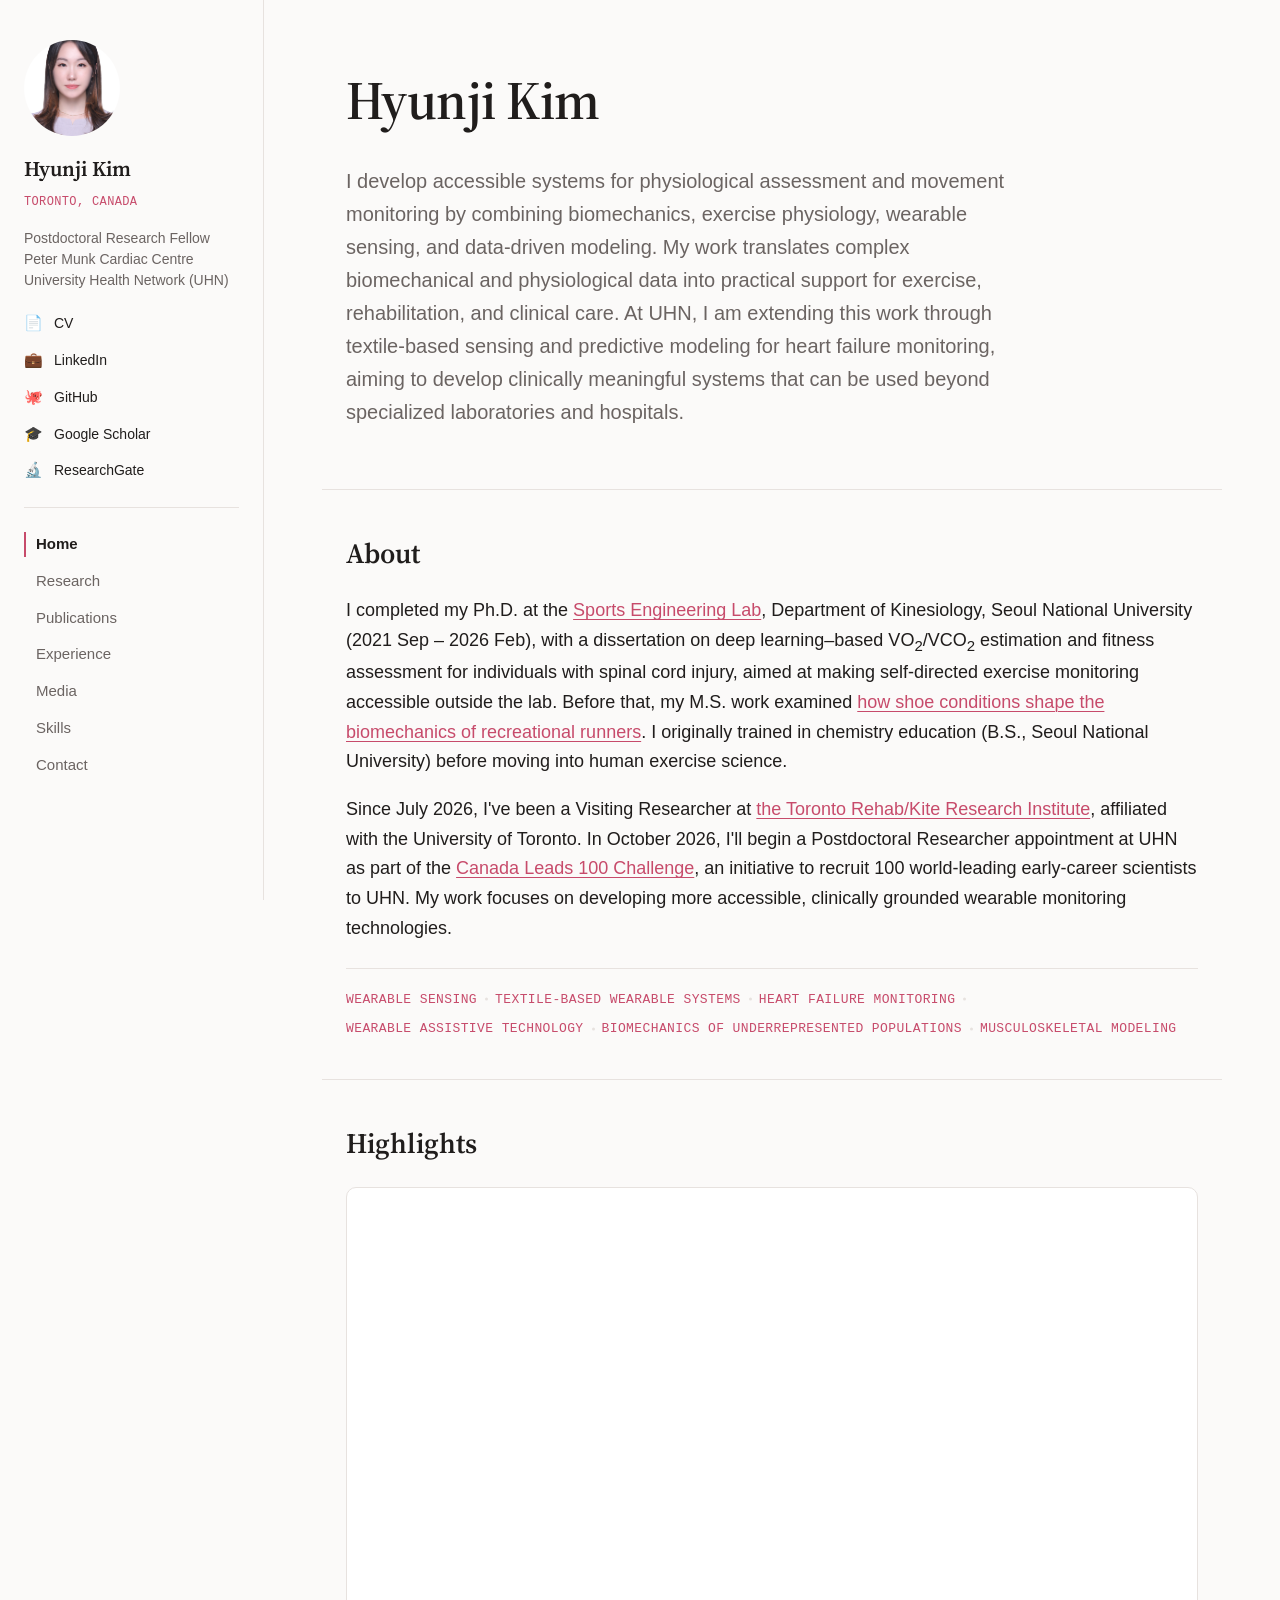
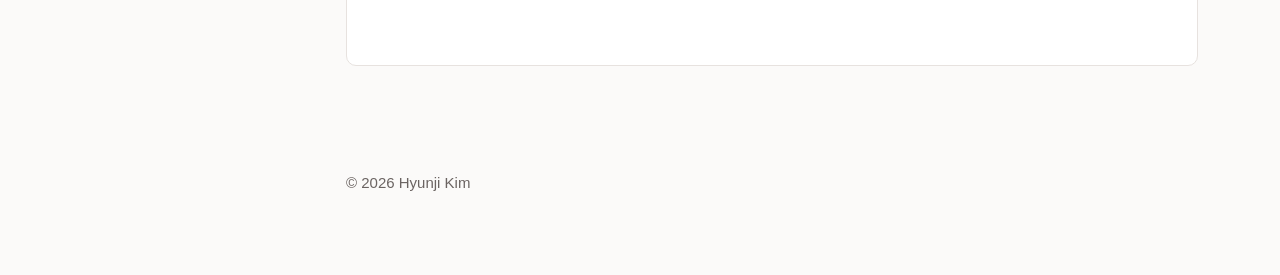
<file: index.html>
<!doctype html>
<html lang="en">
<head>
<meta charset="UTF-8">
<meta name="viewport" content="width=device-width, initial-scale=1">
<title>Hyunji Kim</title>
<meta name="description" content="Hyunji Kim — Postdoctoral Research Fellow, University Health Network (UHN). Wearable sensing, textile-based wearable systems, biomechanics.">
<link rel="stylesheet" href="style.css?v=10">
</head>
<body>

<div class="app-shell">
  <aside class="sidebar">
    <div class="sidebar-top">
      <div class="sidebar-photo">
        <img src="photo.jpg" alt="Hyunji Kim" onerror="this.style.display='none'; this.nextElementSibling.style.display='flex';">
        <div class="sidebar-photo-fallback">HK</div>
      </div>
      <div class="sidebar-id">
        <a class="sidebar-name" href="index.html">Hyunji Kim</a>
        <p class="sidebar-location">Toronto, Canada</p>
      </div>
    </div>
    <p class="sidebar-role">Postdoctoral Research Fellow<br>Peter Munk Cardiac Centre<br>University Health Network (UHN)</p>
    <div class="sidebar-links">
      <a href="https://drive.google.com/file/d/1wwev5_-OX1BcI0KfvLyifdSJuhHzYDey/view?usp=sharing" target="_blank" rel="noopener" aria-label="CV"><span class="link-icon">📄</span><span class="link-label">CV</span></a>
      <a href="https://www.linkedin.com/in/hyunjikim1/" target="_blank" rel="noopener" aria-label="LinkedIn"><span class="link-icon">💼</span><span class="link-label">LinkedIn</span></a>
      <a href="https://github.com/HyunjiKimv" target="_blank" rel="noopener" aria-label="GitHub"><span class="link-icon">🐙</span><span class="link-label">GitHub</span></a>
      <a href="https://scholar.google.co.kr/citations?hl=ko&user=TRpmw5oAAAAJ" target="_blank" rel="noopener" aria-label="Google Scholar"><span class="link-icon">🎓</span><span class="link-label">Google Scholar</span></a>
      <a href="https://www.researchgate.net/profile/Hyunji-Kim-32" target="_blank" rel="noopener" aria-label="ResearchGate"><span class="link-icon">🔬</span><span class="link-label">ResearchGate</span></a>
    </div>
    <nav class="sidebar-nav">
      <a href="index.html" class="active">Home</a>
      <a href="research.html">Research</a>
      <a href="publications.html">Publications</a>
      <a href="experience.html">Experience</a>
      <a href="media.html">Media</a>
      <a href="skills.html">Skills</a>
      <a href="contact.html">Contact</a>
    </nav>
  </aside>

  <div class="main-col">
    <main>

      <section class="hero wrap">
        <h1>Hyunji Kim</h1>
        <p class="hero-lead">
          I develop accessible systems for physiological assessment and movement monitoring by combining biomechanics,
          exercise physiology, wearable sensing, and data-driven modeling. My work translates complex biomechanical and
          physiological data into practical support for exercise, rehabilitation, and clinical care. At UHN, I am extending
          this work through textile-based sensing and predictive modeling for heart failure monitoring, aiming to develop
          clinically meaningful systems that can be used beyond specialized laboratories and hospitals.
        </p>
      </section>

      <section id="about" class="section wrap">
        <h2>About</h2>
        <p>
          I completed my Ph.D. at the <a href="https://sports-engineering-lab.snu.ac.kr/" target="_blank" rel="noopener noreferrer">Sports Engineering Lab</a>, Department of Kinesiology, Seoul National
          University (2021 Sep – 2026 Feb), with a dissertation on deep learning–based VO<sub>2</sub>/VCO<sub>2</sub>
          estimation and fitness assessment for individuals with spinal cord injury, aimed at making
          self-directed exercise monitoring accessible outside the lab. Before that, my M.S. work examined
          <a href="https://s-space.snu.ac.kr/handle/10371/178628" target="_blank" rel="noopener noreferrer">how shoe conditions shape the biomechanics of recreational runners</a>. I originally trained in
          chemistry education (B.S., Seoul National University) before moving into human exercise science.
        </p>
        <p>
          Since July 2026, I've been a Visiting Researcher at <a href="https://kite-uhn.com/labs" target="_blank" rel="noopener noreferrer">the Toronto Rehab/Kite Research Institute</a>, affiliated
          with the University of Toronto. In October 2026, I'll begin a Postdoctoral Researcher appointment at UHN
          as part of the <a href="https://www.uhn.ca/corporate/News/Pages/canada-leads-uhn-launches-strategy-to-attract-world-leading-early-career-scientists.aspx"
         target="_blank" rel="noopener noreferrer">Canada Leads 100 Challenge</a>, an initiative to recruit 100 world-leading early-career scientists
          to UHN. My work focuses on developing more accessible, clinically grounded wearable monitoring technologies.
        </p>
        <div class="pillbox">
          <span class="pill">Wearable sensing</span>
          <span class="pill">Textile-based wearable systems</span>
          <span class="pill">Heart failure monitoring</span>
          <span class="pill">Wearable assistive technology</span>
          <span class="pill">Biomechanics of underrepresented populations</span>
          <span class="pill">Musculoskeletal modeling</span>
        </div>
      </section>

      <section id="highlights" class="section wrap">
        <h2>Highlights</h2>
        <div class="highlight-slideshow">
          <img class="highlight-slide" style="animation-delay:0s" src="images/highlights/main1.jpg" alt="Research highlight 1" loading="lazy" onerror="this.style.display='none';">
          <img class="highlight-slide" style="animation-delay:5s" src="images/highlights/main2.png" alt="Research highlight 2" loading="lazy" onerror="this.style.display='none';">
          <img class="highlight-slide" style="animation-delay:10s" src="images/highlights/main3.png" alt="Research highlight 3" loading="lazy" onerror="this.style.display='none';">
          <img class="highlight-slide" style="animation-delay:15s" src="images/highlights/main4.png" alt="Research highlight 4" loading="lazy" onerror="this.style.display='none';">
        </div>
        <p class=""</p>
      </section>

    </main>

    <footer class="site-footer wrap">
      <p>&copy; 2026 Hyunji Kim</p>
    </footer>
  </div>
</div>

</body>
</html>
</file>
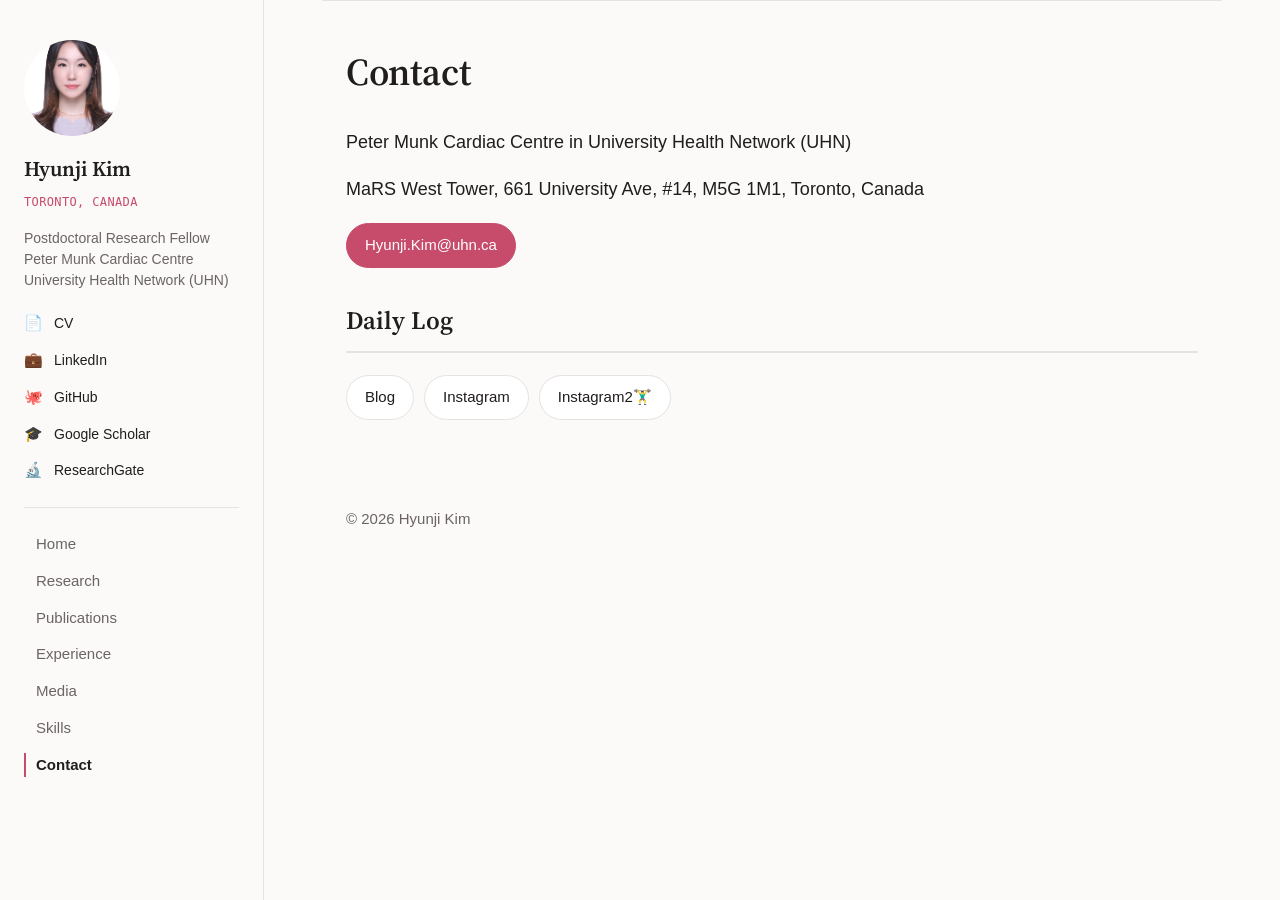
<file: contact.html>
<!doctype html>
<html lang="en">
<head>
<meta charset="UTF-8">
<meta name="viewport" content="width=device-width, initial-scale=1">
<title>Contact — Hyunji Kim</title>
<meta name="description" content="Contact Hyunji Kim — email, lab addresses at Seoul National University and University Health Network / University of Toronto.">
<link rel="stylesheet" href="style.css?v=8">
</head>
<body>

<div class="app-shell">
  <aside class="sidebar">
    <div class="sidebar-top">
      <div class="sidebar-photo">
        <img src="photo.jpg" alt="Hyunji Kim" onerror="this.style.display='none'; this.nextElementSibling.style.display='flex';">
        <div class="sidebar-photo-fallback">HK</div>
      </div>
      <div class="sidebar-id">
        <a class="sidebar-name" href="index.html">Hyunji Kim</a>
        <p class="sidebar-location">Toronto, Canada</p>
      </div>
    </div>
    <p class="sidebar-role">Postdoctoral Research Fellow<br>Peter Munk Cardiac Centre<br>University Health Network (UHN)</p>
    <div class="sidebar-links">
      <a href="https://drive.google.com/file/d/1wwev5_-OX1BcI0KfvLyifdSJuhHzYDey/view?usp=sharing" target="_blank" rel="noopener" aria-label="CV"><span class="link-icon">📄</span><span class="link-label">CV</span></a>
      <a href="https://www.linkedin.com/in/hyunjikim1/" target="_blank" rel="noopener" aria-label="LinkedIn"><span class="link-icon">💼</span><span class="link-label">LinkedIn</span></a>
      <a href="https://github.com/HyunjiKimv" target="_blank" rel="noopener" aria-label="GitHub"><span class="link-icon">🐙</span><span class="link-label">GitHub</span></a>
      <a href="https://scholar.google.co.kr/citations?hl=ko&user=TRpmw5oAAAAJ" target="_blank" rel="noopener" aria-label="Google Scholar"><span class="link-icon">🎓</span><span class="link-label">Google Scholar</span></a>
      <a href="https://www.researchgate.net/profile/Hyunji-Kim-32" target="_blank" rel="noopener" aria-label="ResearchGate"><span class="link-icon">🔬</span><span class="link-label">ResearchGate</span></a>
    </div>
    <nav class="sidebar-nav">
      <a href="index.html">Home</a>
      <a href="research.html">Research</a>
      <a href="publications.html">Publications</a>
      <a href="experience.html">Experience</a>
      <a href="media.html">Media</a>
      <a href="skills.html">Skills</a>
      <a href="contact.html" class="active">Contact</a>
    </nav>
  </aside>

  <div class="main-col">
    <main>
  <section class="section wrap">
    <h1 class="page-title">Contact</h1>
    <p>Peter Munk Cardiac Centre in University Health Network (UHN)</p>
    <p>MaRS West Tower, 661 University Ave, #14, M5G 1M1, Toronto, Canada</p>
    <p><a class="btn btn-primary" href="mailto:Hyunji.Kim@uhn.ca">Hyunji.Kim@uhn.ca</a></p>

    <h3 class="sub">Daily Log</h3>
    <div class="hero-links">
      <a class="btn" href="https://blog.naver.com/kimhyunji520" target="_blank" rel="noopener">Blog</a>
      <a class="btn" href="https://instagram.com/hhhyund" target="_blank" rel="noopener">Instagram</a>
      <a class="btn" href="https://instagram.com/hhhyund2" target="_blank" rel="noopener">Instagram2🏋️‍♂️</a>
    </div>
  </section>
    </main>

    <footer class="site-footer wrap">
      <p>&copy; 2026 Hyunji Kim</p>
    </footer>
  </div>
</div>

</body>
</html>
</file>
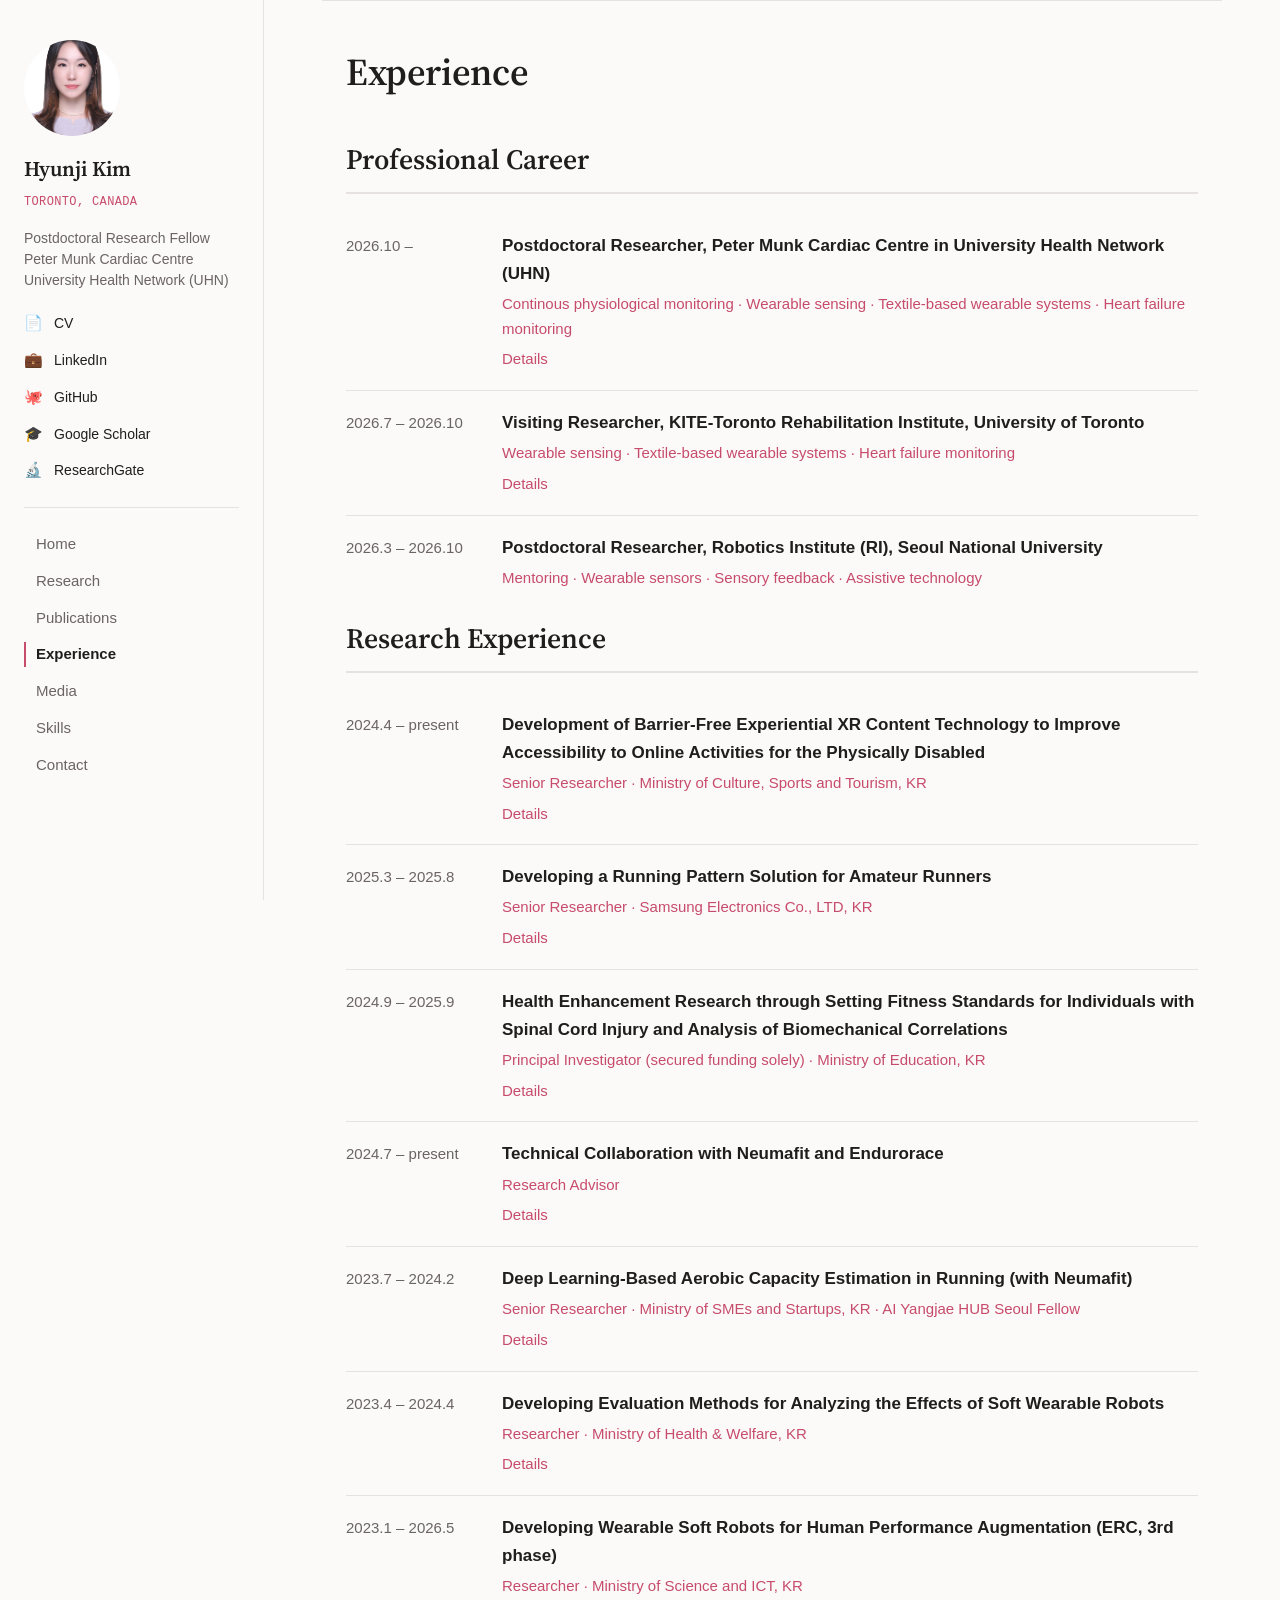
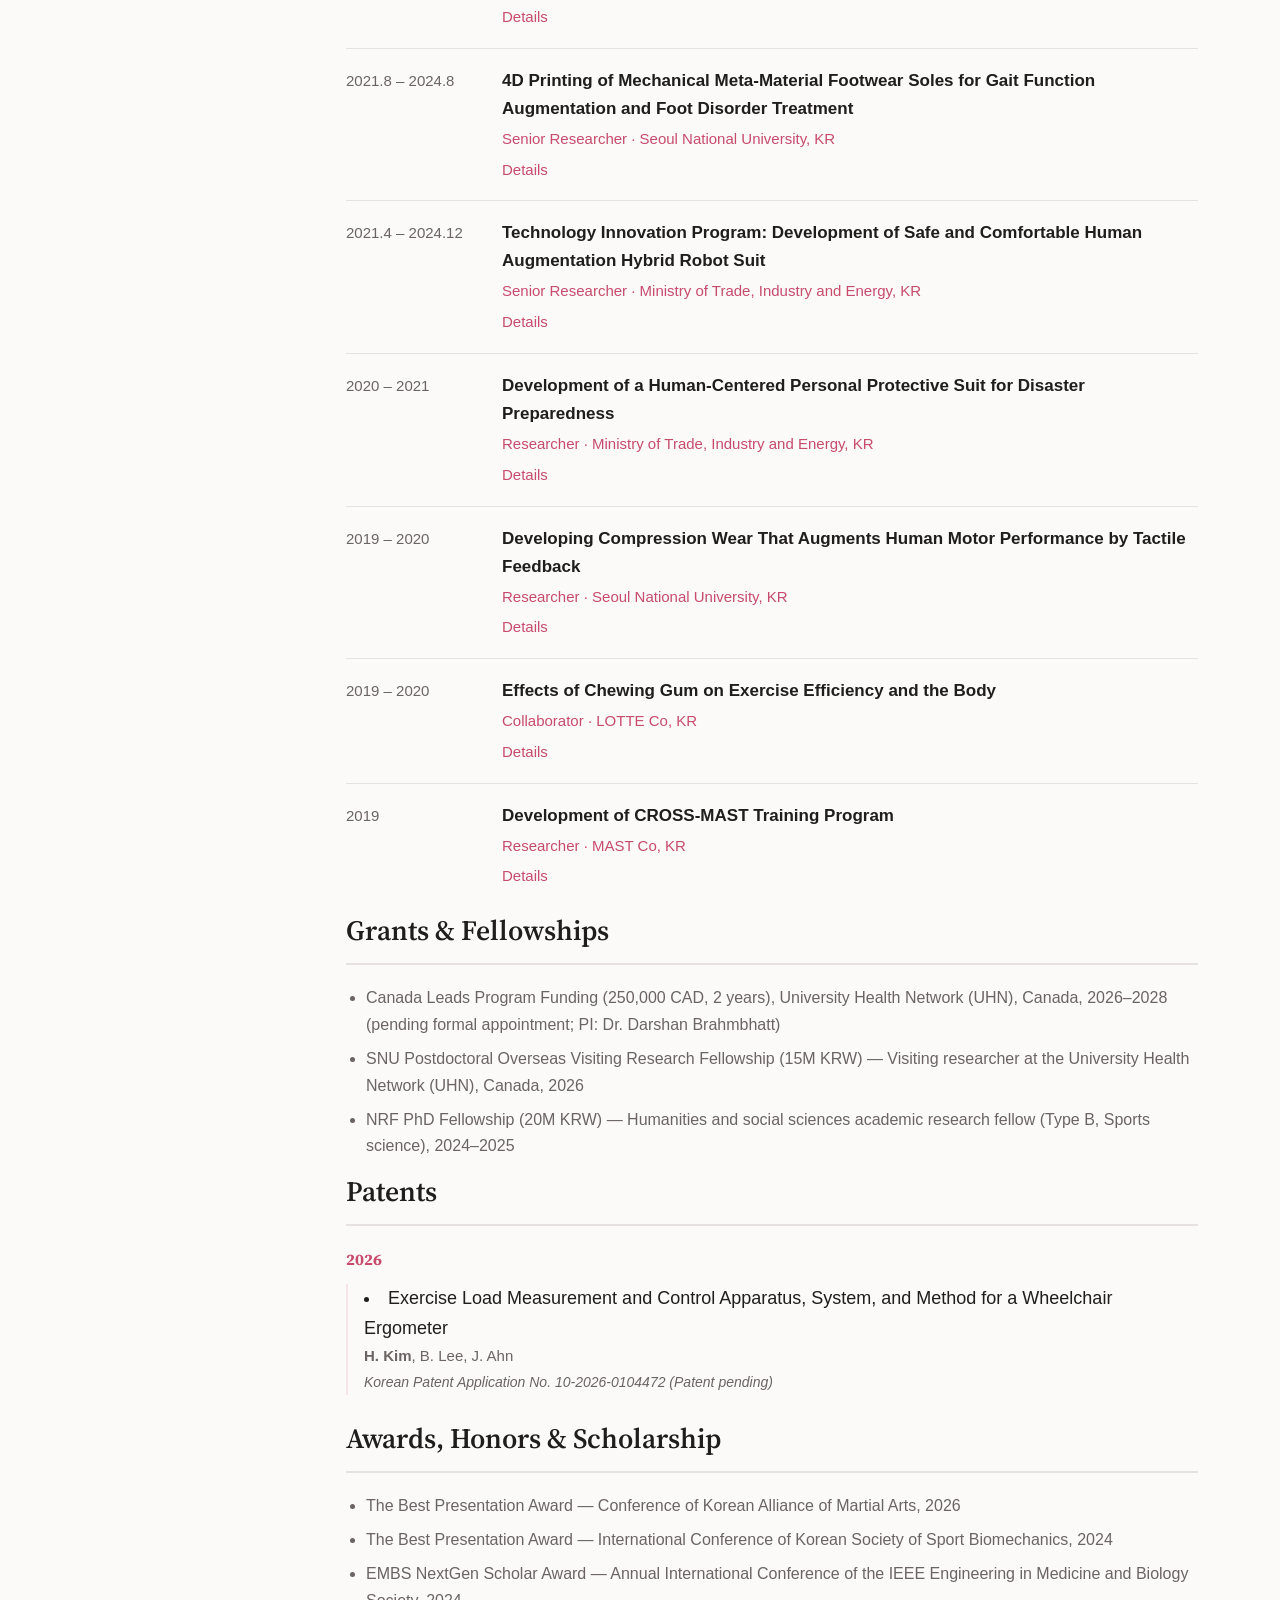
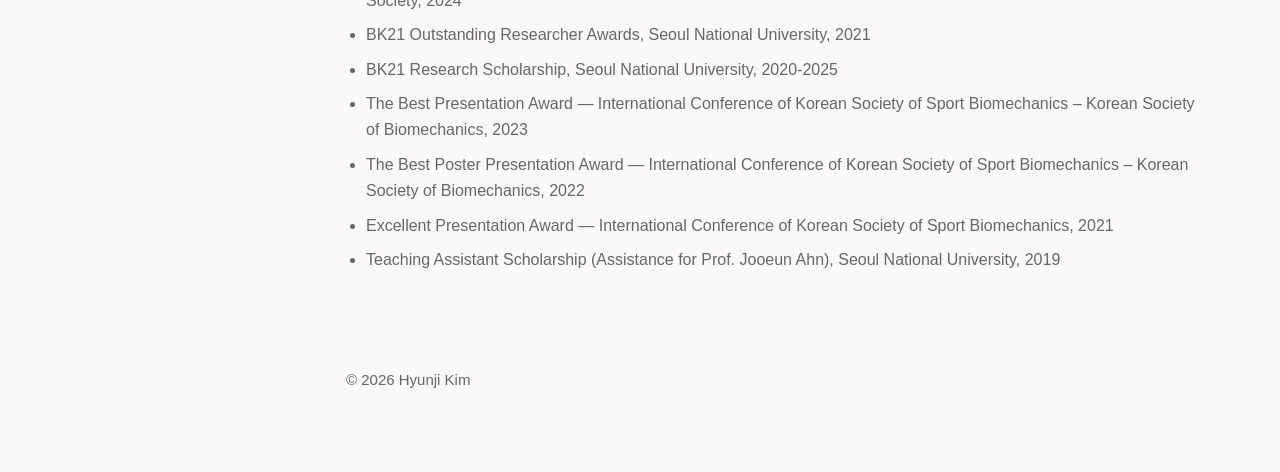
<file: experience.html>
<!doctype html>
<html lang="en">
<head>
<meta charset="UTF-8">
<meta name="viewport" content="width=device-width, initial-scale=1">
<title>Experience — Hyunji Kim</title>
<meta name="description" content="Professional career and research experience from Seoul National University to the University Health Network / University of Toronto.">
<link rel="stylesheet" href="style.css?v=8">
</head>
<body>

<div class="app-shell">
  <aside class="sidebar">
    <div class="sidebar-top">
      <div class="sidebar-photo">
        <img src="photo.jpg" alt="Hyunji Kim" onerror="this.style.display='none'; this.nextElementSibling.style.display='flex';">
        <div class="sidebar-photo-fallback">HK</div>
      </div>
      <div class="sidebar-id">
        <a class="sidebar-name" href="index.html">Hyunji Kim</a>
        <p class="sidebar-location">Toronto, Canada</p>
      </div>
    </div>
    <p class="sidebar-role">Postdoctoral Research Fellow<br>Peter Munk Cardiac Centre<br>University Health Network (UHN)</p>
    <div class="sidebar-links">
      <a href="https://drive.google.com/file/d/1wwev5_-OX1BcI0KfvLyifdSJuhHzYDey/view?usp=sharing" target="_blank" rel="noopener" aria-label="CV"><span class="link-icon">📄</span><span class="link-label">CV</span></a>
      <a href="https://www.linkedin.com/in/hyunjikim1/" target="_blank" rel="noopener" aria-label="LinkedIn"><span class="link-icon">💼</span><span class="link-label">LinkedIn</span></a>
      <a href="https://github.com/HyunjiKimv" target="_blank" rel="noopener" aria-label="GitHub"><span class="link-icon">🐙</span><span class="link-label">GitHub</span></a>
      <a href="https://scholar.google.co.kr/citations?hl=ko&user=TRpmw5oAAAAJ" target="_blank" rel="noopener" aria-label="Google Scholar"><span class="link-icon">🎓</span><span class="link-label">Google Scholar</span></a>
      <a href="https://www.researchgate.net/profile/Hyunji-Kim-32" target="_blank" rel="noopener" aria-label="ResearchGate"><span class="link-icon">🔬</span><span class="link-label">ResearchGate</span></a>
    </div>
    <nav class="sidebar-nav">
      <a href="index.html">Home</a>
      <a href="research.html">Research</a>
      <a href="publications.html">Publications</a>
      <a href="experience.html" class="active">Experience</a>
      <a href="media.html">Media</a>
      <a href="skills.html">Skills</a>
      <a href="contact.html">Contact</a>
    </nav>
  </aside>

  <div class="main-col">
    <main>
  <section class="section wrap">
    <h1 class="page-title">Experience</h1>

    <h2 class="sub">Professional Career</h2>
    <ul class="timeline">
      <li>
        <div class="tl-date">2026.10 –</div>
        <div class="tl-body">
          <div class="tl-title">Postdoctoral Researcher, Peter Munk Cardiac Centre in University Health Network (UHN)</div>
          <div class="tl-meta">Continous physiological monitoring · Wearable sensing · Textile-based wearable systems · Heart failure monitoring</div>
          <details class="tl-detail"><summary>Details</summary><p>Formal appointment beginning October 2026, supported by the Canada Leads Program (PI: <a href="https://scholar.google.com/citations?user=YeFYi9QAAAAJ&hl=en" target="_blank" rel="noopener noreferrer">Dr. Darshan Brahmbhatt</a>). Continuing work on wearable sensing and physiological signal estimation, extended toward textile-integrated wearable systems for heart failure monitoring.</p></details>
        </div>
      </li>
      <li>
        <div class="tl-date">2026.7 – 2026.10</div>
        <div class="tl-body">
          <div class="tl-title">Visiting Researcher, KITE-Toronto Rehabilitation Institute, University of Toronto</div>
          <div class="tl-meta">Wearable sensing · Textile-based wearable systems · Heart failure monitoring</div>
          <details class="tl-detail"><summary>Details</summary><p>SNU Postdoctoral Overseas Visiting Research Fellowship. Transitioning research focus from sports biomechanics toward wearable sensing and textile-based systems for cardiac and heart-failure monitoring, ahead of the formal postdoctoral appointment.</p></details>
        </div>
      </li>
      <li>
        <div class="tl-date">2026.3 – 2026.10</div>
        <div class="tl-body">
          <div class="tl-title">Postdoctoral Researcher, Robotics Institute (RI), Seoul National University</div>
          <div class="tl-meta">Mentoring · Wearable sensors · Sensory feedback · Assistive technology</div>
        </div>
      </li>
    </ul>

    <h2 class="sub">Research Experience</h2>
    <ul class="timeline">
      <li>
        <div class="tl-date">2024.4 – present</div>
        <div class="tl-body">
          <div class="tl-title">Development of Barrier-Free Experiential XR Content Technology to Improve Accessibility to Online Activities for the Physically Disabled</div>
          <div class="tl-meta">Senior Researcher · Ministry of Culture, Sports and Tourism, KR</div>
          <details class="tl-detail"><summary>Details</summary><p>Quantification of needs for barrier-free XR environment usage and wheelchair ergometer personalization for individuals with cerebral palsy and spinal cord injuries. Combines upper-body kinematics, EMG, and machine learning to characterize how users interact with exergame environments, informing more inclusive HCI design. Successfully secured national research project funding.</p></details>
        </div>
      </li>
      <li>
        <div class="tl-date">2025.3 – 2025.8</div>
        <div class="tl-body">
          <div class="tl-title">Developing a Running Pattern Solution for Amateur Runners</div>
          <div class="tl-meta">Senior Researcher · Samsung Electronics Co., LTD, KR</div>
          <details class="tl-detail"><summary>Details</summary><p>Developed a mobile application that analyzes running biomechanics from smartphone video alone, using inverse dynamic analysis to flag running-injury risk in amateur runners — aiming to make lab-grade running-form feedback available without dedicated motion-capture hardware.</p></details>
        </div>
      </li>
      <li>
        <div class="tl-date">2024.9 – 2025.9</div>
        <div class="tl-body">
          <div class="tl-title">Health Enhancement Research through Setting Fitness Standards for Individuals with Spinal Cord Injury and Analysis of Biomechanical Correlations</div>
          <div class="tl-meta">Principal Investigator (secured funding solely) · Ministry of Education, KR</div>
          <details class="tl-detail"><summary>Details</summary><p>As sole PI, analyzed the biomechanics of active individuals with spinal cord injury — respiratory response, upper-body kinematics, and inverse dynamics — to develop exercise guidelines and optimize wheelchair use and overall health. Funded as a Humanities and Social Sciences Academic Research Fellow (Type B, Sports Science).</p></details>
        </div>
      </li>
      <li>
        <div class="tl-date">2024.7 – present</div>
        <div class="tl-body">
          <div class="tl-title">Technical Collaboration with Neumafit and Endurorace</div>
          <div class="tl-meta">Research Advisor</div>
          <details class="tl-detail"><summary>Details</summary><p>Provide expert consultation on data analysis and interpretation for athlete performance optimization, applying running biomechanics and physiology research to real training programs. Led development and validation of a continuous lactate monitoring system (CLMS) through large-scale lactate measurement experiments in running and cycling.</p></details>
        </div>
      </li>
      <li>
        <div class="tl-date">2023.7 – 2024.2</div>
        <div class="tl-body">
          <div class="tl-title">Deep Learning-Based Aerobic Capacity Estimation in Running (with Neumafit)</div>
          <div class="tl-meta">Senior Researcher · Ministry of SMEs and Startups, KR · AI Yangjae HUB Seoul Fellow</div>
          <details class="tl-detail"><summary>Details</summary><p>Developed deep learning algorithms to precisely estimate aerobic capacity indicators (VO2, VCO2) during running from wearable sensor data, working toward field-usable alternatives to lab-based metabolic testing.</p></details>
        </div>
      </li>
      <li>
        <div class="tl-date">2023.4 – 2024.4</div>
        <div class="tl-body">
          <div class="tl-title">Developing Evaluation Methods for Analyzing the Effects of Soft Wearable Robots</div>
          <div class="tl-meta">Researcher · Ministry of Health &amp; Welfare, KR</div>
          <details class="tl-detail"><summary>Details</summary><p>Developed quantitative metrics — gait and lower-limb kinematics — for evaluating walking performance with soft wearable gait-assistance robots, supporting national assistive-technology development.</p></details>
        </div>
      </li>
      <li>
        <div class="tl-date">2023.1 – 2026.5</div>
        <div class="tl-body">
          <div class="tl-title">Developing Wearable Soft Robots for Human Performance Augmentation (ERC, 3rd phase)</div>
          <div class="tl-meta">Researcher · Ministry of Science and ICT, KR</div>
          <details class="tl-detail"><summary>Details</summary><p>Provided expertise on evaluation methods for walking- and grasping-assistance wearable soft robots as part of a long-running Engineering Research Center program.</p></details>
        </div>
      </li>
      <li>
        <div class="tl-date">2021.8 – 2024.8</div>
        <div class="tl-body">
          <div class="tl-title">4D Printing of Mechanical Meta-Material Footwear Soles for Gait Function Augmentation and Foot Disorder Treatment</div>
          <div class="tl-meta">Senior Researcher · Seoul National University, KR</div>
          <details class="tl-detail"><summary>Details</summary><p>Quantified how shoe-sole stiffness differences from meta-structure design affect center of pressure and lower-limb joint angles during walking, targeting mild flatfoot correction — combining footwear engineering, pedobarography, and gait analysis.</p></details>
        </div>
      </li>
      <li>
        <div class="tl-date">2021.4 – 2024.12</div>
        <div class="tl-body">
          <div class="tl-title">Technology Innovation Program: Development of Safe and Comfortable Human Augmentation Hybrid Robot Suit</div>
          <div class="tl-meta">Senior Researcher · Ministry of Trade, Industry and Energy, KR</div>
          <details class="tl-detail"><summary>Details</summary><p>Analyzed motion patterns, energy efficiency, and joint loads of an innovative prototype exoskeleton-assisted shoe using motion capture, metabolic systems, and musculoskeletal simulation.</p></details>
        </div>
      </li>
      <li>
        <div class="tl-date">2020 – 2021</div>
        <div class="tl-body">
          <div class="tl-title">Development of a Human-Centered Personal Protective Suit for Disaster Preparedness</div>
          <div class="tl-meta">Researcher · Ministry of Trade, Industry and Energy, KR</div>
          <details class="tl-detail"><summary>Details</summary><p>Quantified how weight distribution in protective suits affects energy expenditure and analyzed gear-design tradeoffs in simulated disaster-response scenarios, informing more wearable protective equipment for first responders.</p></details>
        </div>
      </li>
      <li>
        <div class="tl-date">2019 – 2020</div>
        <div class="tl-body">
          <div class="tl-title">Developing Compression Wear That Augments Human Motor Performance by Tactile Feedback</div>
          <div class="tl-meta">Researcher · Seoul National University, KR</div>
          <details class="tl-detail"><summary>Details</summary><p>Verified how tactile-feedback compression-wear patterns influence gait, with a focus on ankle-angle changes — early work that shaped my interest in wearable sensory feedback systems.</p></details>
        </div>
      </li>
      <li>
        <div class="tl-date">2019 – 2020</div>
        <div class="tl-body">
          <div class="tl-title">Effects of Chewing Gum on Exercise Efficiency and the Body</div>
          <div class="tl-meta">Collaborator · LOTTE Co, KR</div>
          <details class="tl-detail"><summary>Details</summary><p>Compared how masticatory (chewing) action affects rhythm patterns and muscle activation during cycling, published as a randomized crossover study in collaboration with LOTTE.</p></details>
        </div>
      </li>
      <li>
        <div class="tl-date">2019</div>
        <div class="tl-body">
          <div class="tl-title">Development of CROSS-MAST Training Program</div>
          <div class="tl-meta">Researcher · MAST Co, KR</div>
          <details class="tl-detail"><summary>Details</summary><p>Analyzed muscle-activation differences across adjustable resistance profiles on CROSS-MAST, a precision-controlled dual-cable machine, and produced a comprehensive exercise report for the system.</p></details>
        </div>
      </li>
    </ul>

    <h2 class="sub">Grants &amp; Fellowships</h2>
    <ul class="plain-list">
      <li>Canada Leads Program Funding (250,000 CAD, 2 years), University Health Network (UHN), Canada, 2026–2028 (pending formal appointment; PI: Dr. Darshan Brahmbhatt)</li>
      <li>SNU Postdoctoral Overseas Visiting Research Fellowship (15M KRW) — Visiting researcher at the University Health Network (UHN), Canada, 2026</li>
      <li>NRF PhD Fellowship (20M KRW) — Humanities and social sciences academic research fellow (Type B, Sports science), 2024–2025</li>
    </ul>

    <h2 class="sub">Patents</h2>
    <h3 class="pub-year">2026</h3>
    <div class="pub-entry">
    <li>Exercise Load Measurement and Control Apparatus, System, and Method for a Wheelchair Ergometer</li>
      <div class="pub-authors"><strong>H. Kim</strong>, B. Lee, J. Ahn</div>
      <div class="pub-venue">Korean Patent Application No. 10-2026-0104472 (Patent pending)</div>
    </div>
    
    <!-- <ul class="plain-list">
      <li>(Patent pending) <strong>H. Kim</strong>, B. Lee, J. Ahn. "Exercise Load Measurement and Control Apparatus, System, and Method for a Wheelchair Ergometer," Korean Patent Application No. 10-2026-0104472, 2026.</li>
    </ul> -->

    <h2 class="sub">Awards, Honors &amp; Scholarship</h2>
    <ul class="plain-list">
      <li>The Best Presentation Award — Conference of Korean Alliance of Martial Arts, 2026</li>
      <li>The Best Presentation Award — International Conference of Korean Society of Sport Biomechanics, 2024</li>
      <li>EMBS NextGen Scholar Award — Annual International Conference of the IEEE Engineering in Medicine and Biology Society, 2024</li>
      <li>BK21 Outstanding Researcher Awards, Seoul National University, 2021</li>
      <li>BK21 Research Scholarship, Seoul National University, 2020-2025</li>
      <li>The Best Presentation Award — International Conference of Korean Society of Sport Biomechanics – Korean Society of Biomechanics, 2023</li>
      <li>The Best Poster Presentation Award — International Conference of Korean Society of Sport Biomechanics – Korean Society of Biomechanics, 2022</li>
      <li>Excellent Presentation Award — International Conference of Korean Society of Sport Biomechanics, 2021</li>
      <li>Teaching Assistant Scholarship (Assistance for Prof. Jooeun Ahn), Seoul National University, 2019</li>
    </ul>
  </section>
    </main>

    <footer class="site-footer wrap">
      <p>&copy; 2026 Hyunji Kim</p>
    </footer>
  </div>
</div>

</body>
</html>
</file>
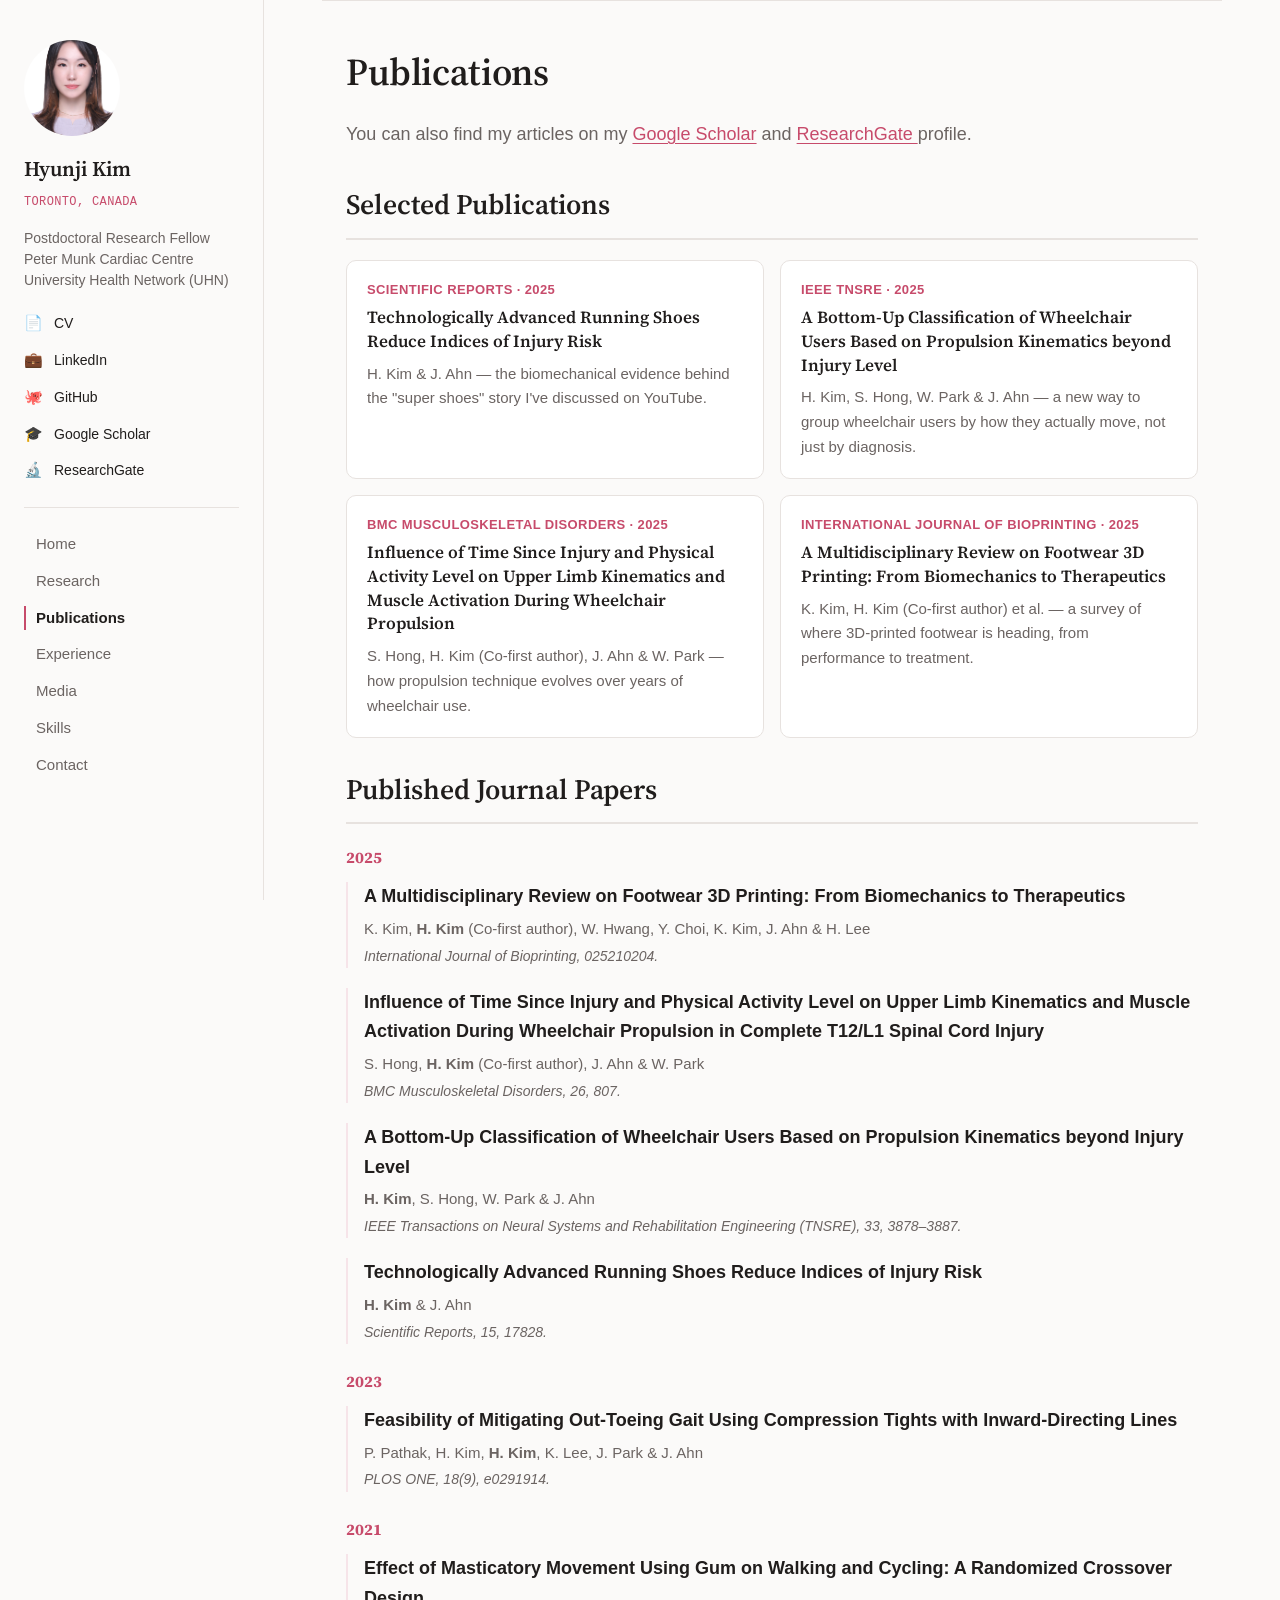
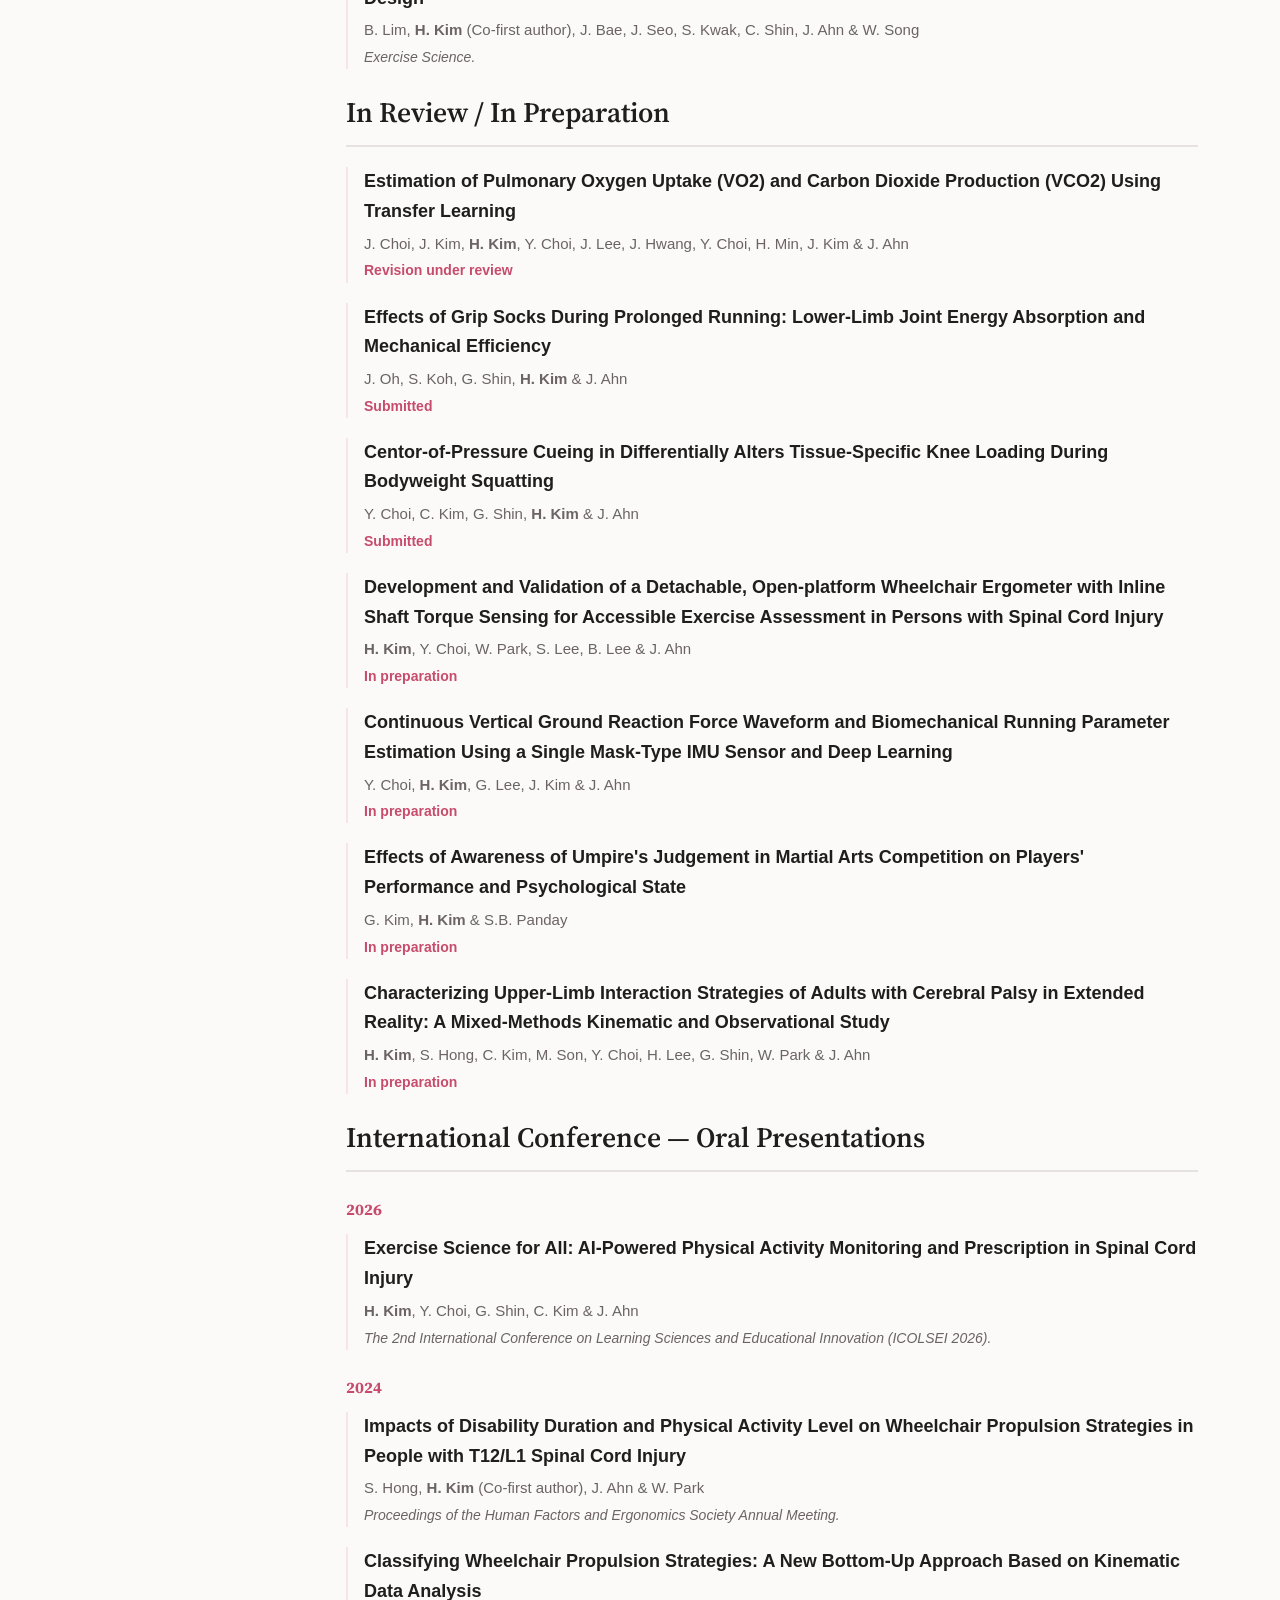
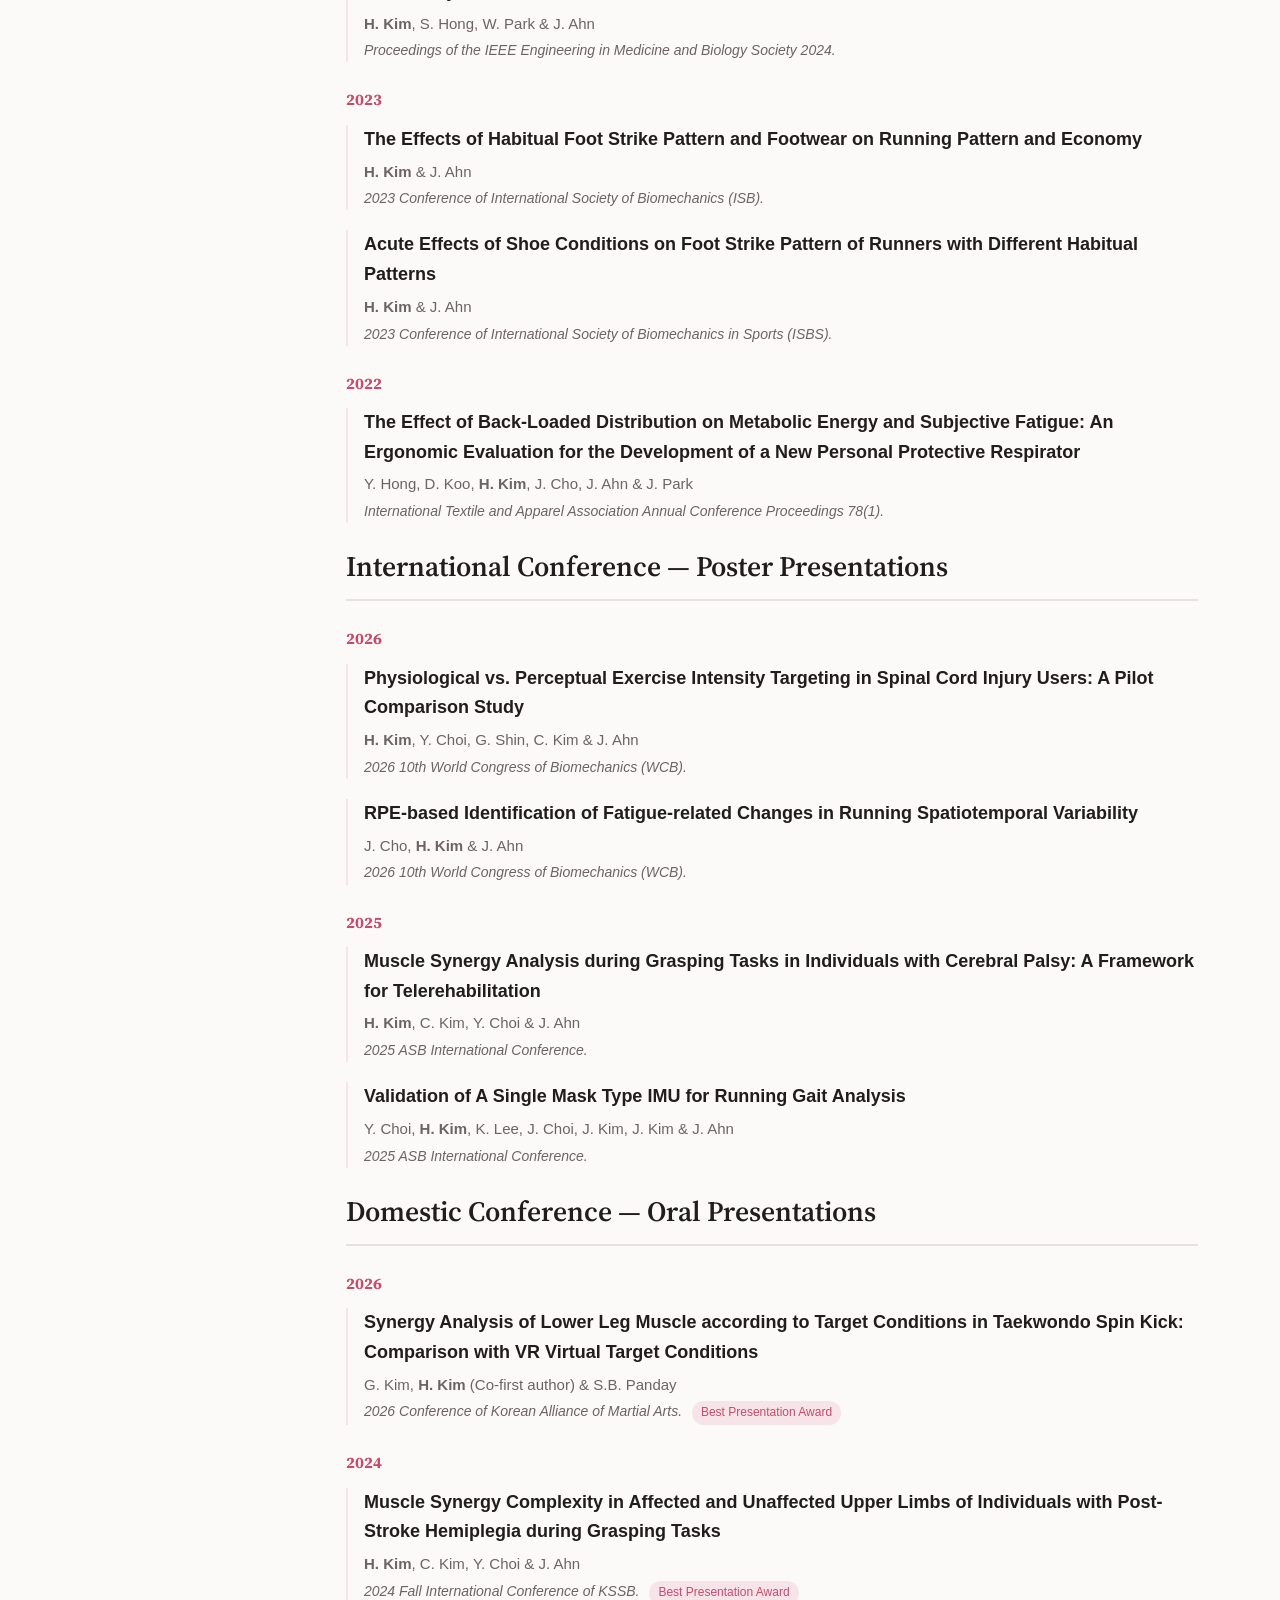
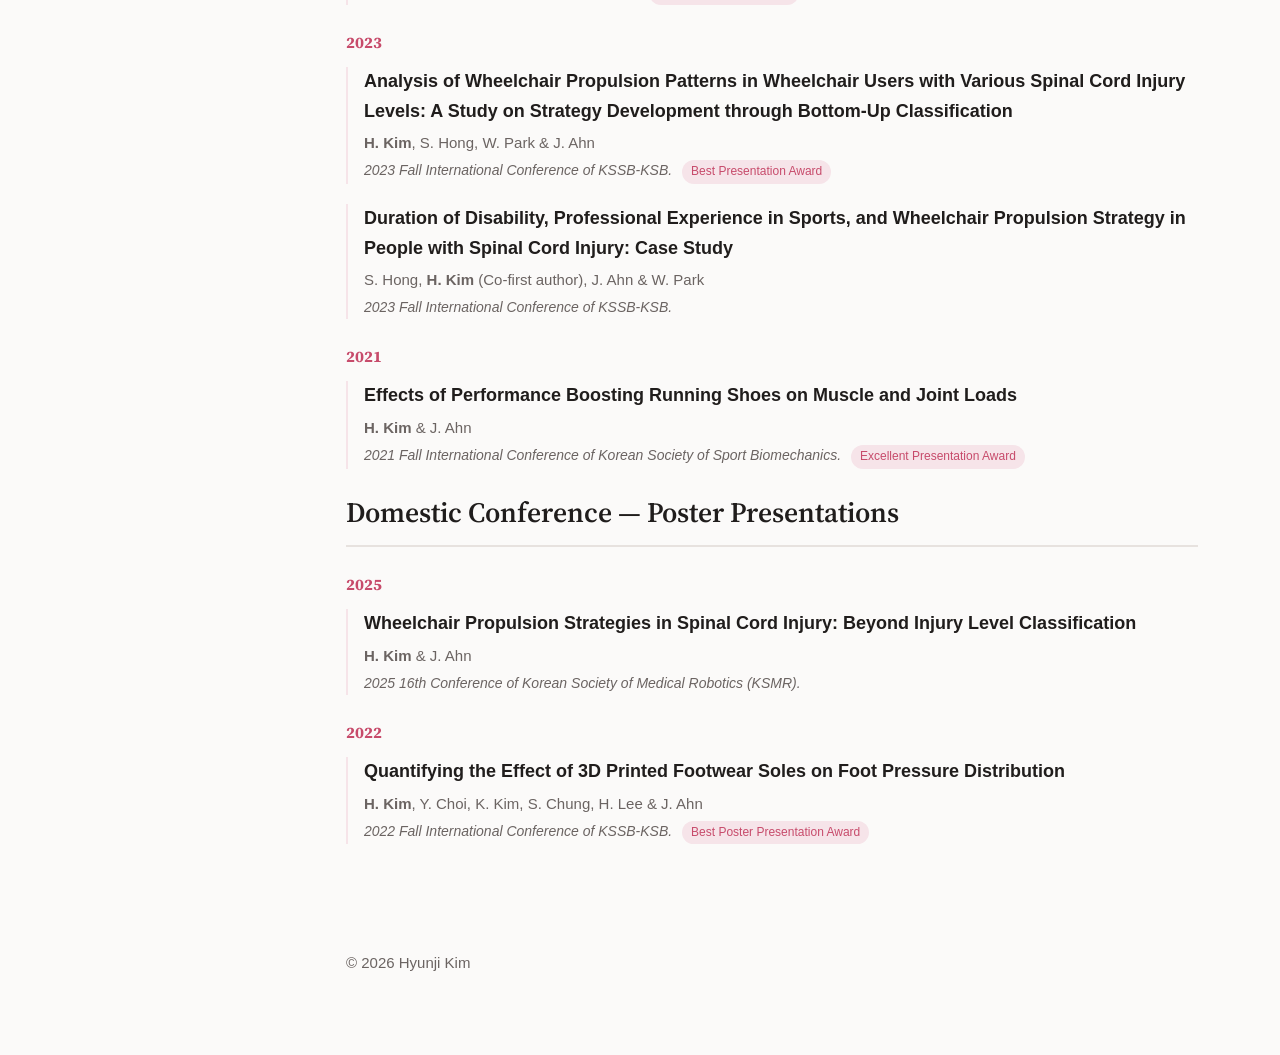
<file: publications.html>
<!doctype html>
<html lang="en">
<head>
<meta charset="UTF-8">
<meta name="viewport" content="width=device-width, initial-scale=1">
<title>Publications — Hyunji Kim</title>
<meta name="description" content="Journal papers, conference talks, and posters in biomechanics, wearable robotics, and physiological signal estimation.">
<link rel="stylesheet" href="style.css?v=8">
</head>
<body>

<div class="app-shell">
  <aside class="sidebar">
    <div class="sidebar-top">
      <div class="sidebar-photo">
        <img src="photo.jpg" alt="Hyunji Kim" onerror="this.style.display='none'; this.nextElementSibling.style.display='flex';">
        <div class="sidebar-photo-fallback">HK</div>
      </div>
      <div class="sidebar-id">
        <a class="sidebar-name" href="index.html">Hyunji Kim</a>
        <p class="sidebar-location">Toronto, Canada</p>
      </div>
    </div>
    <p class="sidebar-role">Postdoctoral Research Fellow<br>Peter Munk Cardiac Centre<br>University Health Network (UHN)</p>
    <div class="sidebar-links">
      <a href="https://drive.google.com/file/d/1wwev5_-OX1BcI0KfvLyifdSJuhHzYDey/view?usp=sharing" target="_blank" rel="noopener" aria-label="CV"><span class="link-icon">📄</span><span class="link-label">CV</span></a>
      <a href="https://www.linkedin.com/in/hyunjikim1/" target="_blank" rel="noopener" aria-label="LinkedIn"><span class="link-icon">💼</span><span class="link-label">LinkedIn</span></a>
      <a href="https://github.com/HyunjiKimv" target="_blank" rel="noopener" aria-label="GitHub"><span class="link-icon">🐙</span><span class="link-label">GitHub</span></a>
      <a href="https://scholar.google.co.kr/citations?hl=ko&user=TRpmw5oAAAAJ" target="_blank" rel="noopener" aria-label="Google Scholar"><span class="link-icon">🎓</span><span class="link-label">Google Scholar</span></a>
      <a href="https://www.researchgate.net/profile/Hyunji-Kim-32" target="_blank" rel="noopener" aria-label="ResearchGate"><span class="link-icon">🔬</span><span class="link-label">ResearchGate</span></a>
    </div>
    <nav class="sidebar-nav">
      <a href="index.html">Home</a>
      <a href="research.html">Research</a>
      <a href="publications.html" class="active">Publications</a>
      <a href="experience.html">Experience</a>
      <a href="media.html">Media</a>
      <a href="skills.html">Skills</a>
      <a href="contact.html">Contact</a>
    </nav>
  </aside>

  <div class="main-col">
    <main>
  <section class="section wrap">
    <h1 class="page-title">Publications</h1>
    <p class="section-lead">You can also find my articles on my <a href="https://scholar.google.co.kr/citations?hl=ko&user=TRpmw5oAAAAJ" target="_blank" rel="noopener">Google Scholar</a> and <a href="https://www.researchgate.net/profile/Hyunji-Kim-32" target="_blank" rel="noopener">ResearchGate </a>profile.</p>

    <h2 class="sub">Selected Publications</h2>
    <div class="pub-highlight-grid">
      <a class="pub-highlight-card" href="https://doi.org/10.1038/s41598-025-03029-0" target="_blank" rel="noopener">
        <div class="pub-highlight-journal">Scientific Reports · 2025</div>
        <h4>Technologically Advanced Running Shoes Reduce Indices of Injury Risk</h4>
        <p>H. Kim &amp; J. Ahn — the biomechanical evidence behind the "super shoes" story I've discussed on YouTube.</p>
      </a>
      <a class="pub-highlight-card" href="https://doi.org/10.1109/TNSRE.2025.3613726" target="_blank" rel="noopener">
        <div class="pub-highlight-journal">IEEE TNSRE · 2025</div>
        <h4>A Bottom-Up Classification of Wheelchair Users Based on Propulsion Kinematics beyond Injury Level</h4>
        <p>H. Kim, S. Hong, W. Park &amp; J. Ahn — a new way to group wheelchair users by how they actually move, not just by diagnosis.</p>
      </a>
      <a class="pub-highlight-card" href="https://doi.org/10.1186/s12891-025-08987-0" target="_blank" rel="noopener">
        <div class="pub-highlight-journal">BMC Musculoskeletal Disorders · 2025</div>
        <h4>Influence of Time Since Injury and Physical Activity Level on Upper Limb Kinematics and Muscle Activation During Wheelchair Propulsion</h4>
        <p>S. Hong, H. Kim (Co-first author), J. Ahn &amp; W. Park — how propulsion technique evolves over years of wheelchair use.</p>
      </a>
      <a class="pub-highlight-card" href="https://doi.org/10.36922/IJB025210204" target="_blank" rel="noopener">
        <div class="pub-highlight-journal">International Journal of Bioprinting · 2025</div>
        <h4>A Multidisciplinary Review on Footwear 3D Printing: From Biomechanics to Therapeutics</h4>
        <p>K. Kim, H. Kim (Co-first author) et al. — a survey of where 3D-printed footwear is heading, from performance to treatment.</p>
      </a>
    </div>

    <h2 class="sub">Published Journal Papers</h2>

    <h3 class="pub-year">2025</h3>
    <div class="pub-entry">
      <a class="pub-title" href="https://doi.org/10.36922/IJB025210204" target="_blank" rel="noopener">A Multidisciplinary Review on Footwear 3D Printing: From Biomechanics to Therapeutics</a>
      <div class="pub-authors">K. Kim, <strong>H. Kim</strong> (Co-first author), W. Hwang, Y. Choi, K. Kim, J. Ahn &amp; H. Lee</div>
      <div class="pub-venue"><em>International Journal of Bioprinting</em>, 025210204.</div>
    </div>
    <div class="pub-entry">
      <a class="pub-title" href="https://doi.org/10.1186/s12891-025-08987-0" target="_blank" rel="noopener">Influence of Time Since Injury and Physical Activity Level on Upper Limb Kinematics and Muscle Activation During Wheelchair Propulsion in Complete T12/L1 Spinal Cord Injury</a>
      <div class="pub-authors">S. Hong, <strong>H. Kim</strong> (Co-first author), J. Ahn &amp; W. Park</div>
      <div class="pub-venue"><em>BMC Musculoskeletal Disorders</em>, 26, 807.</div>
    </div>
    <div class="pub-entry">
      <a class="pub-title" href="https://doi.org/10.1109/TNSRE.2025.3613726" target="_blank" rel="noopener">A Bottom-Up Classification of Wheelchair Users Based on Propulsion Kinematics beyond Injury Level</a>
      <div class="pub-authors"><strong>H. Kim</strong>, S. Hong, W. Park &amp; J. Ahn</div>
      <div class="pub-venue"><em>IEEE Transactions on Neural Systems and Rehabilitation Engineering (TNSRE)</em>, 33, 3878–3887.</div>
    </div>
    <div class="pub-entry">
      <a class="pub-title" href="https://doi.org/10.1038/s41598-025-03029-0" target="_blank" rel="noopener">Technologically Advanced Running Shoes Reduce Indices of Injury Risk</a>
      <div class="pub-authors"><strong>H. Kim</strong> &amp; J. Ahn</div>
      <div class="pub-venue"><em>Scientific Reports</em>, 15, 17828.</div>
    </div>

    <h3 class="pub-year">2023</h3>
    <div class="pub-entry">
      <a class="pub-title" href="https://doi.org/10.1371/journal.pone.0291914" target="_blank" rel="noopener">Feasibility of Mitigating Out-Toeing Gait Using Compression Tights with Inward-Directing Lines</a>
      <div class="pub-authors">P. Pathak, H. Kim, <strong>H. Kim</strong>, K. Lee, J. Park &amp; J. Ahn</div>
      <div class="pub-venue"><em>PLOS ONE</em>, 18(9), e0291914.</div>
    </div>

    <h3 class="pub-year">2021</h3>
    <div class="pub-entry">
      <a class="pub-title" href="<DOI_EXERCISE_SCIENCE_2021>" target="_blank" rel="noopener">Effect of Masticatory Movement Using Gum on Walking and Cycling: A Randomized Crossover Design</a>
      <div class="pub-authors">B. Lim, <strong>H. Kim</strong> (Co-first author), J. Bae, J. Seo, S. Kwak, C. Shin, J. Ahn &amp; W. Song</div>
      <div class="pub-venue"><em>Exercise Science</em>.</div>
    </div>

    <h2 class="sub">In Review / In Preparation</h2>

    <div class="pub-entry">
      <div class="pub-title">Estimation of Pulmonary Oxygen Uptake (VO2) and Carbon Dioxide Production (VCO2) Using Transfer Learning</div>
      <div class="pub-authors">J. Choi, J. Kim, <strong>H. Kim</strong>, Y. Choi, J. Lee, J. Hwang, Y. Choi, H. Min, J. Kim &amp; J. Ahn</div>
      <div class="pub-venue"><span class="pub-status">Revision under review</span></div>
    </div>
    <div class="pub-entry">
      <div class="pub-title">Effects of Grip Socks During Prolonged Running: Lower-Limb Joint Energy Absorption and Mechanical Efficiency</div>
      <div class="pub-authors">J. Oh, S. Koh, G. Shin, <strong>H. Kim</strong> &amp; J. Ahn</div>
      <div class="pub-venue"><span class="pub-status">Submitted</span></div>
    </div>
    <div class="pub-entry">
      <div class="pub-title">Centor-of-Pressure Cueing in Differentially Alters Tissue-Specific Knee Loading During Bodyweight Squatting</div>
      <div class="pub-authors">Y. Choi, C. Kim, G. Shin, <strong>H. Kim</strong> &amp; J. Ahn</div>
      <div class="pub-venue"><span class="pub-status">Submitted</span></div>
    </div>
    <div class="pub-entry">
      <div class="pub-title">Development and Validation of a Detachable, Open-platform Wheelchair Ergometer with Inline Shaft Torque Sensing for Accessible Exercise Assessment in Persons with Spinal Cord Injury</div>
      <div class="pub-authors"><strong>H. Kim</strong>, Y. Choi, W. Park, S. Lee, B. Lee &amp; J. Ahn</div>
      <div class="pub-venue"><span class="pub-status">In preparation</span></div>
    </div>
    <div class="pub-entry">
      <div class="pub-title">Continuous Vertical Ground Reaction Force Waveform and Biomechanical Running Parameter Estimation Using a Single Mask-Type IMU Sensor and Deep Learning</div>
      <div class="pub-authors">Y. Choi, <strong>H. Kim</strong>, G. Lee, J. Kim &amp; J. Ahn</div>
      <div class="pub-venue"><span class="pub-status">In preparation</span></div>
    </div>
    <div class="pub-entry">
      <div class="pub-title">Effects of Awareness of Umpire's Judgement in Martial Arts Competition on Players' Performance and Psychological State</div>
      <div class="pub-authors">G. Kim, <strong>H. Kim</strong> &amp; S.B. Panday</div>
      <div class="pub-venue"><span class="pub-status">In preparation</span></div>
    </div>
    <div class="pub-entry">
      <div class="pub-title">Characterizing Upper-Limb Interaction Strategies of Adults with Cerebral Palsy in Extended Reality: A Mixed-Methods Kinematic and Observational Study</div>
      <div class="pub-authors"><strong>H. Kim</strong>, S. Hong, C. Kim, M. Son, Y. Choi, H. Lee, G. Shin, W. Park &amp; J. Ahn</div>
      <div class="pub-venue"><span class="pub-status">In preparation</span></div>
    </div>

    <h2 class="sub">International Conference — Oral Presentations</h2>

    <h3 class="pub-year">2026</h3>
    <div class="pub-entry">
      <a class="pub-title" href="https://scholar.google.com/scholar?q=Exercise+Science+for+All+AI-Powered+Physical+Activity+Monitoring+and+Prescription+in+Spinal+Cord+Injury" target="_blank" rel="noopener">Exercise Science for All: AI-Powered Physical Activity Monitoring and Prescription in Spinal Cord Injury</a>
      <div class="pub-authors"><strong>H. Kim</strong>, Y. Choi, G. Shin, C. Kim &amp; J. Ahn</div>
      <div class="pub-venue">The 2nd International Conference on Learning Sciences and Educational Innovation (ICOLSEI 2026).</div>
    </div>

    <h3 class="pub-year">2024</h3>
    <div class="pub-entry">
      <a class="pub-title" href="https://scholar.google.com/scholar?q=Impacts+of+Disability+Duration+and+Physical+Activity+Level+on+Wheelchair+Propulsion+Strategies+in+People+with+T12%2FL1+Spinal+Cord+Injury" target="_blank" rel="noopener">Impacts of Disability Duration and Physical Activity Level on Wheelchair Propulsion Strategies in People with T12/L1 Spinal Cord Injury</a>
      <div class="pub-authors">S. Hong, <strong>H. Kim</strong> (Co-first author), J. Ahn &amp; W. Park</div>
      <div class="pub-venue">Proceedings of the Human Factors and Ergonomics Society Annual Meeting.</div>
    </div>
    <div class="pub-entry">
      <a class="pub-title" href="https://scholar.google.com/scholar?q=Classifying+Wheelchair+Propulsion+Strategies+A+New+Bottom-Up+Approach+Based+on+Kinematic+Data+Analysis" target="_blank" rel="noopener">Classifying Wheelchair Propulsion Strategies: A New Bottom-Up Approach Based on Kinematic Data Analysis</a>
      <div class="pub-authors"><strong>H. Kim</strong>, S. Hong, W. Park &amp; J. Ahn</div>
      <div class="pub-venue">Proceedings of the IEEE Engineering in Medicine and Biology Society 2024.</div>
    </div>

    <h3 class="pub-year">2023</h3>
    <div class="pub-entry">
      <a class="pub-title" href="https://scholar.google.com/scholar?q=The+Effects+of+Habitual+Foot+Strike+Pattern+and+Footwear+on+Running+Pattern+and+Economy" target="_blank" rel="noopener">The Effects of Habitual Foot Strike Pattern and Footwear on Running Pattern and Economy</a>
      <div class="pub-authors"><strong>H. Kim</strong> &amp; J. Ahn</div>
      <div class="pub-venue">2023 Conference of International Society of Biomechanics (ISB).</div>
    </div>
    <div class="pub-entry">
      <a class="pub-title" href="https://scholar.google.com/scholar?q=Acute+Effects+of+Shoe+Conditions+on+Foot+Strike+Pattern+of+Runners+with+Different+Habitual+Patterns" target="_blank" rel="noopener">Acute Effects of Shoe Conditions on Foot Strike Pattern of Runners with Different Habitual Patterns</a>
      <div class="pub-authors"><strong>H. Kim</strong> &amp; J. Ahn</div>
      <div class="pub-venue">2023 Conference of International Society of Biomechanics in Sports (ISBS).</div>
    </div>

    <h3 class="pub-year">2022</h3>
    <div class="pub-entry">
      <a class="pub-title" href="https://scholar.google.com/scholar?q=The+Effect+of+Back-Loaded+Distribution+on+Metabolic+Energy+and+Subjective+Fatigue" target="_blank" rel="noopener">The Effect of Back-Loaded Distribution on Metabolic Energy and Subjective Fatigue: An Ergonomic Evaluation for the Development of a New Personal Protective Respirator</a>
      <div class="pub-authors">Y. Hong, D. Koo, <strong>H. Kim</strong>, J. Cho, J. Ahn &amp; J. Park</div>
      <div class="pub-venue">International Textile and Apparel Association Annual Conference Proceedings 78(1).</div>
    </div>

    <h2 class="sub">International Conference — Poster Presentations</h2>

    <h3 class="pub-year">2026</h3>
    <div class="pub-entry">
      <a class="pub-title" href="https://scholar.google.com/scholar?q=Physiological+vs+Perceptual+Exercise+Intensity+Targeting+in+Spinal+Cord+Injury+Users" target="_blank" rel="noopener">Physiological vs. Perceptual Exercise Intensity Targeting in Spinal Cord Injury Users: A Pilot Comparison Study</a>
      <div class="pub-authors"><strong>H. Kim</strong>, Y. Choi, G. Shin, C. Kim &amp; J. Ahn</div>
      <div class="pub-venue">2026 10th World Congress of Biomechanics (WCB).</div>
    </div>
    <div class="pub-entry">
      <a class="pub-title" href="https://scholar.google.com/scholar?q=RPE-based+Identification+of+Fatigue-related+Changes+in+Running+Spatiotemporal+Variability" target="_blank" rel="noopener">RPE-based Identification of Fatigue-related Changes in Running Spatiotemporal Variability</a>
      <div class="pub-authors">J. Cho, <strong>H. Kim</strong> &amp; J. Ahn</div>
      <div class="pub-venue">2026 10th World Congress of Biomechanics (WCB).</div>
    </div>

    <h3 class="pub-year">2025</h3>
    <div class="pub-entry">
      <a class="pub-title" href="https://scholar.google.com/scholar?q=Muscle+Synergy+Analysis+during+Grasping+Tasks+in+Individuals+with+Cerebral+Palsy" target="_blank" rel="noopener">Muscle Synergy Analysis during Grasping Tasks in Individuals with Cerebral Palsy: A Framework for Telerehabilitation</a>
      <div class="pub-authors"><strong>H. Kim</strong>, C. Kim, Y. Choi &amp; J. Ahn</div>
      <div class="pub-venue">2025 ASB International Conference.</div>
    </div>
    <div class="pub-entry">
      <a class="pub-title" href="https://scholar.google.com/scholar?q=Validation+of+A+Single+Mask+Type+IMU+for+Running+Gait+Analysis" target="_blank" rel="noopener">Validation of A Single Mask Type IMU for Running Gait Analysis</a>
      <div class="pub-authors">Y. Choi, <strong>H. Kim</strong>, K. Lee, J. Choi, J. Kim, J. Kim &amp; J. Ahn</div>
      <div class="pub-venue">2025 ASB International Conference.</div>
    </div>

    <h2 class="sub">Domestic Conference — Oral Presentations</h2>

    <h3 class="pub-year">2026</h3>
    <div class="pub-entry">
      <a class="pub-title" href="https://scholar.google.com/scholar?q=Synergy+Analysis+of+Lower+Leg+Muscle+according+to+Target+Conditions+in+Taekwondo+Spin+Kick" target="_blank" rel="noopener">Synergy Analysis of Lower Leg Muscle according to Target Conditions in Taekwondo Spin Kick: Comparison with VR Virtual Target Conditions</a>
      <div class="pub-authors">G. Kim, <strong>H. Kim</strong> (Co-first author) &amp; S.B. Panday</div>
      <div class="pub-venue">2026 Conference of Korean Alliance of Martial Arts. <span class="tag">Best Presentation Award</span></div>
    </div>

    <h3 class="pub-year">2024</h3>
    <div class="pub-entry">
      <a class="pub-title" href="https://scholar.google.com/scholar?q=Muscle+Synergy+Complexity+in+Affected+and+Unaffected+Upper+Limbs+of+Individuals+with+Post-Stroke+Hemiplegia" target="_blank" rel="noopener">Muscle Synergy Complexity in Affected and Unaffected Upper Limbs of Individuals with Post-Stroke Hemiplegia during Grasping Tasks</a>
      <div class="pub-authors"><strong>H. Kim</strong>, C. Kim, Y. Choi &amp; J. Ahn</div>
      <div class="pub-venue">2024 Fall International Conference of KSSB. <span class="tag">Best Presentation Award</span></div>
    </div>

    <h3 class="pub-year">2023</h3>
    <div class="pub-entry">
      <a class="pub-title" href="https://scholar.google.com/scholar?q=Analysis+of+Wheelchair+Propulsion+Patterns+in+Wheelchair+Users+with+Various+Spinal+Cord+Injury+Levels" target="_blank" rel="noopener">Analysis of Wheelchair Propulsion Patterns in Wheelchair Users with Various Spinal Cord Injury Levels: A Study on Strategy Development through Bottom-Up Classification</a>
      <div class="pub-authors"><strong>H. Kim</strong>, S. Hong, W. Park &amp; J. Ahn</div>
      <div class="pub-venue">2023 Fall International Conference of KSSB-KSB. <span class="tag">Best Presentation Award</span></div>
    </div>
    <div class="pub-entry">
      <a class="pub-title" href="https://scholar.google.com/scholar?q=Duration+of+Disability+Professional+Experience+in+Sports+and+Wheelchair+Propulsion+Strategy+in+People+with+Spinal+Cord+Injury" target="_blank" rel="noopener">Duration of Disability, Professional Experience in Sports, and Wheelchair Propulsion Strategy in People with Spinal Cord Injury: Case Study</a>
      <div class="pub-authors">S. Hong, <strong>H. Kim</strong> (Co-first author), J. Ahn &amp; W. Park</div>
      <div class="pub-venue">2023 Fall International Conference of KSSB-KSB.</div>
    </div>

    <h3 class="pub-year">2021</h3>
    <div class="pub-entry">
      <a class="pub-title" href="https://scholar.google.com/scholar?q=Effects+of+Performance+Boosting+Running+Shoes+on+Muscle+and+Joint+Loads" target="_blank" rel="noopener">Effects of Performance Boosting Running Shoes on Muscle and Joint Loads</a>
      <div class="pub-authors"><strong>H. Kim</strong> &amp; J. Ahn</div>
      <div class="pub-venue">2021 Fall International Conference of Korean Society of Sport Biomechanics. <span class="tag">Excellent Presentation Award</span></div>
    </div>

    <h2 class="sub">Domestic Conference — Poster Presentations</h2>

    <h3 class="pub-year">2025</h3>
    <div class="pub-entry">
      <a class="pub-title" href="https://scholar.google.com/scholar?q=Wheelchair+Propulsion+Strategies+in+Spinal+Cord+Injury+Beyond+Injury+Level+Classification" target="_blank" rel="noopener">Wheelchair Propulsion Strategies in Spinal Cord Injury: Beyond Injury Level Classification</a>
      <div class="pub-authors"><strong>H. Kim</strong> &amp; J. Ahn</div>
      <div class="pub-venue">2025 16th Conference of Korean Society of Medical Robotics (KSMR).</div>
    </div>

    <h3 class="pub-year">2022</h3>
    <div class="pub-entry">
      <a class="pub-title" href="https://scholar.google.com/scholar?q=Quantifying+the+Effect+of+3D+Printed+Footwear+Soles+on+Foot+Pressure+Distribution" target="_blank" rel="noopener">Quantifying the Effect of 3D Printed Footwear Soles on Foot Pressure Distribution</a>
      <div class="pub-authors"><strong>H. Kim</strong>, Y. Choi, K. Kim, S. Chung, H. Lee &amp; J. Ahn</div>
      <div class="pub-venue">2022 Fall International Conference of KSSB-KSB. <span class="tag">Best Poster Presentation Award</span></div>
    </div>
  </section>
    </main>

    <footer class="site-footer wrap">
      <p>&copy; 2026 Hyunji Kim</p>
    </footer>
  </div>
</div>

</body>
</html>
</file>
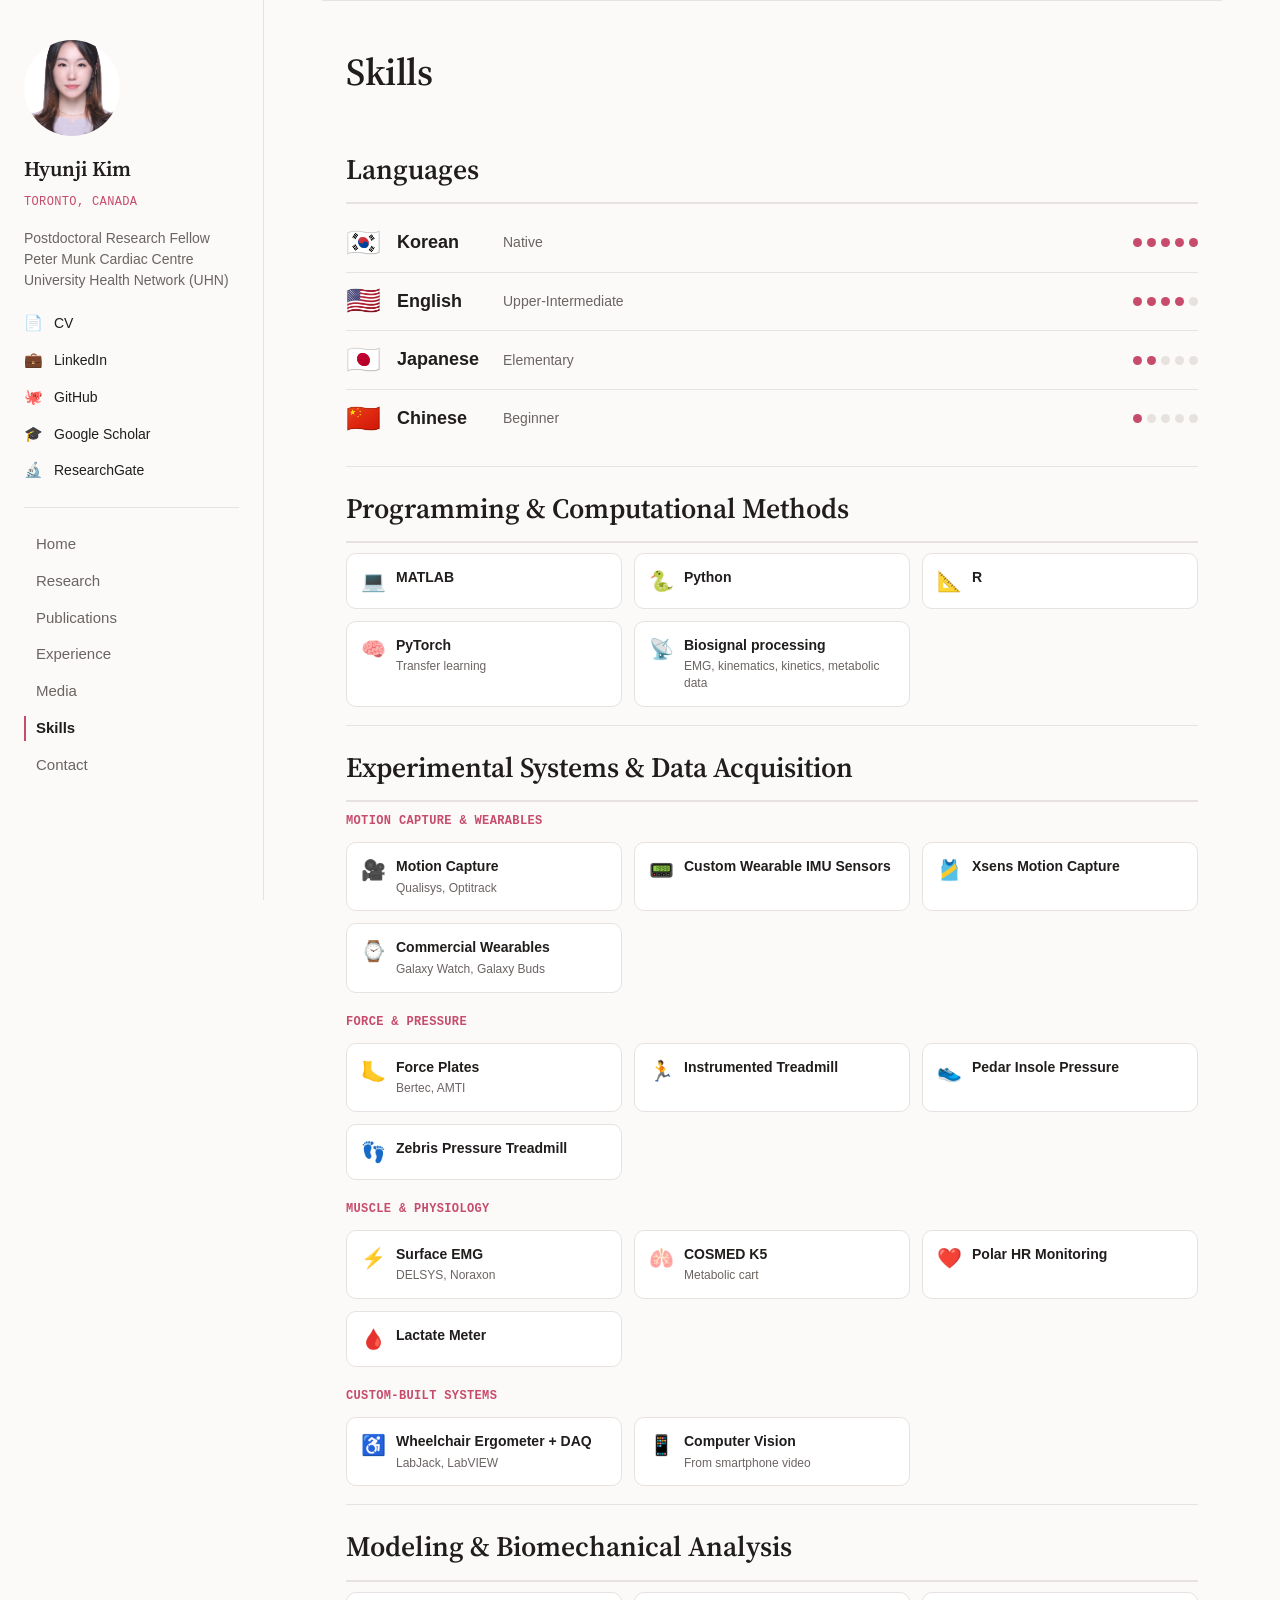
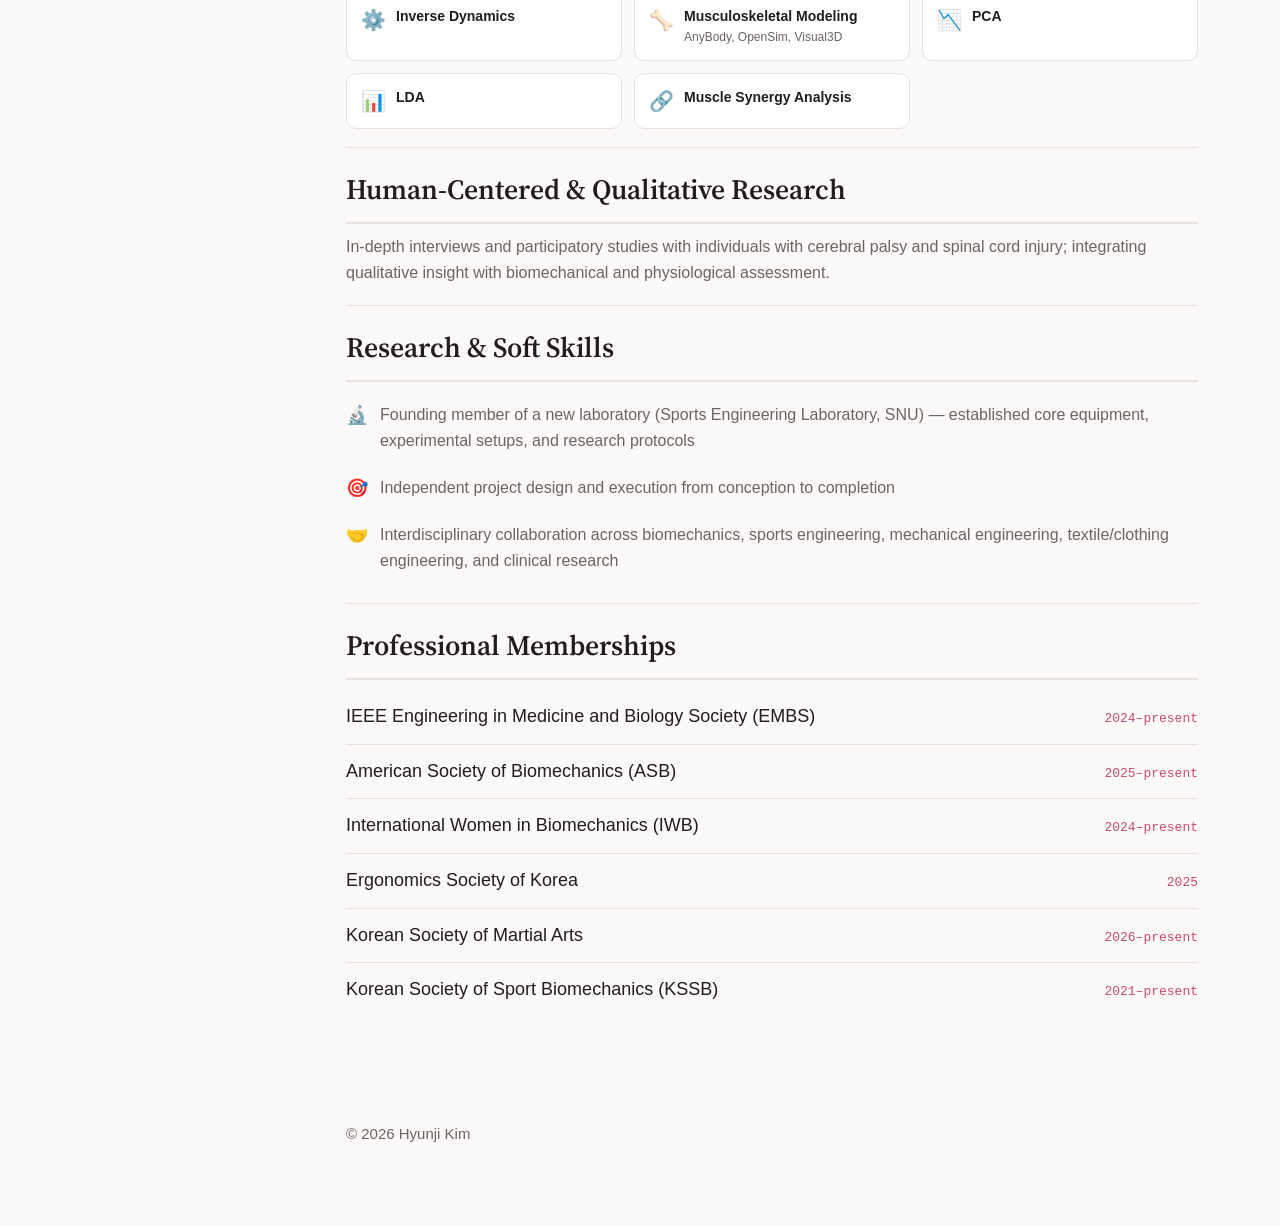
<file: skills.html>
<!doctype html>
<html lang="en">
<head>
<meta charset="UTF-8">
<meta name="viewport" content="width=device-width, initial-scale=1">
<title>Skills — Hyunji Kim</title>
<meta name="description" content="Tools, equipment, and methods across biomechanics, wearable sensing, and data science.">
<link rel="stylesheet" href="style.css?v=8">
</head>
<body>

<div class="app-shell">
  <aside class="sidebar">
    <div class="sidebar-top">
      <div class="sidebar-photo">
        <img src="photo.jpg" alt="Hyunji Kim" onerror="this.style.display='none'; this.nextElementSibling.style.display='flex';">
        <div class="sidebar-photo-fallback">HK</div>
      </div>
      <div class="sidebar-id">
        <a class="sidebar-name" href="index.html">Hyunji Kim</a>
        <p class="sidebar-location">Toronto, Canada</p>
      </div>
    </div>
    <p class="sidebar-role">Postdoctoral Research Fellow<br>Peter Munk Cardiac Centre<br>University Health Network (UHN)</p>
    <div class="sidebar-links">
      <a href="https://drive.google.com/file/d/1wwev5_-OX1BcI0KfvLyifdSJuhHzYDey/view?usp=sharing" target="_blank" rel="noopener" aria-label="CV"><span class="link-icon">📄</span><span class="link-label">CV</span></a>
      <a href="https://www.linkedin.com/in/hyunjikim1/" target="_blank" rel="noopener" aria-label="LinkedIn"><span class="link-icon">💼</span><span class="link-label">LinkedIn</span></a>
      <a href="https://github.com/HyunjiKimv" target="_blank" rel="noopener" aria-label="GitHub"><span class="link-icon">🐙</span><span class="link-label">GitHub</span></a>
      <a href="https://scholar.google.co.kr/citations?hl=ko&user=TRpmw5oAAAAJ" target="_blank" rel="noopener" aria-label="Google Scholar"><span class="link-icon">🎓</span><span class="link-label">Google Scholar</span></a>
      <a href="https://www.researchgate.net/profile/Hyunji-Kim-32" target="_blank" rel="noopener" aria-label="ResearchGate"><span class="link-icon">🔬</span><span class="link-label">ResearchGate</span></a>
    </div>
    <nav class="sidebar-nav">
      <a href="index.html">Home</a>
      <a href="research.html">Research</a>
      <a href="publications.html">Publications</a>
      <a href="experience.html">Experience</a>
      <a href="media.html">Media</a>
      <a href="skills.html" class="active">Skills</a>
      <a href="contact.html">Contact</a>
    </nav>
  </aside>

  <div class="main-col">
    <main>
  <section class="section wrap">
    <h1 class="page-title">Skills</h1>

    <div class="skill-block">
      <h2 class="sub">Languages</h2>
      <ul class="lang-list">
        <li>
          <span class="lang-flag">🇰🇷</span>
          <span class="lang-name">Korean</span>
          <span class="lang-level">Native</span>
          <span class="lang-dots"><span class="dot on"></span><span class="dot on"></span><span class="dot on"></span><span class="dot on"></span><span class="dot on"></span></span>
        </li>
        <li>
          <span class="lang-flag">🇺🇸</span>
          <span class="lang-name">English</span>
          <span class="lang-level">Upper-Intermediate</span>
          <span class="lang-dots"><span class="dot on"></span><span class="dot on"></span><span class="dot on"></span><span class="dot on"></span><span class="dot"></span></span>
        </li>
        <li>
          <span class="lang-flag">🇯🇵</span>
          <span class="lang-name">Japanese</span>
          <span class="lang-level">Elementary</span>
          <span class="lang-dots"><span class="dot on"></span><span class="dot on"></span><span class="dot"></span><span class="dot"></span><span class="dot"></span></span>
        </li>
        <li>
          <span class="lang-flag">🇨🇳</span>
          <span class="lang-name">Chinese</span>
          <span class="lang-level">Beginner</span>
          <span class="lang-dots"><span class="dot on"></span><span class="dot"></span><span class="dot"></span><span class="dot"></span><span class="dot"></span></span>
        </li>
      </ul>
    </div>

    <div class="skill-block">
      <h2 class="sub">Programming &amp; Computational Methods</h2>
      <div class="skill-card-grid">
        <div class="skill-card"><span class="skill-card-icon">💻</span><span class="skill-card-title">MATLAB</span></div>
        <div class="skill-card"><span class="skill-card-icon">🐍</span><span class="skill-card-title">Python</span></div>
        <div class="skill-card"><span class="skill-card-icon">📐</span><span class="skill-card-title">R</span></div>
        <div class="skill-card"><span class="skill-card-icon">🧠</span><span class="skill-card-title">PyTorch<small>Transfer learning</small></span></div>
        <div class="skill-card"><span class="skill-card-icon">📡</span><span class="skill-card-title">Biosignal processing<small>EMG, kinematics, kinetics, metabolic data</small></span></div>
      </div>
    </div>

    <div class="skill-block">
      <h2 class="sub">Experimental Systems &amp; Data Acquisition</h2>

      <div class="skill-group">
        <h3 class="skill-group-label">Motion Capture &amp; Wearables</h3>
        <div class="skill-card-grid">
          <div class="skill-card"><span class="skill-card-icon">🎥</span><span class="skill-card-title">Motion Capture<small>Qualisys, Optitrack</small></span></div>
          <div class="skill-card"><span class="skill-card-icon">📟</span><span class="skill-card-title">Custom Wearable IMU Sensors</span></div>
          <div class="skill-card"><span class="skill-card-icon">🎽</span><span class="skill-card-title">Xsens Motion Capture</span></div>
          <div class="skill-card"><span class="skill-card-icon">⌚</span><span class="skill-card-title">Commercial Wearables<small>Galaxy Watch, Galaxy Buds</small></span></div>
        </div>
      </div>

      <div class="skill-group">
        <h3 class="skill-group-label">Force &amp; Pressure</h3>
        <div class="skill-card-grid">
          <div class="skill-card"><span class="skill-card-icon">🦶</span><span class="skill-card-title">Force Plates<small>Bertec, AMTI</small></span></div>
          <div class="skill-card"><span class="skill-card-icon">🏃</span><span class="skill-card-title">Instrumented Treadmill</span></div>
          <div class="skill-card"><span class="skill-card-icon">👟</span><span class="skill-card-title">Pedar Insole Pressure</span></div>
          <div class="skill-card"><span class="skill-card-icon">👣</span><span class="skill-card-title">Zebris Pressure Treadmill</span></div>
        </div>
      </div>

      <div class="skill-group">
        <h3 class="skill-group-label">Muscle &amp; Physiology</h3>
        <div class="skill-card-grid">
          <div class="skill-card"><span class="skill-card-icon">⚡</span><span class="skill-card-title">Surface EMG<small>DELSYS, Noraxon</small></span></div>
          <div class="skill-card"><span class="skill-card-icon">🫁</span><span class="skill-card-title">COSMED K5<small>Metabolic cart</small></span></div>
          <div class="skill-card"><span class="skill-card-icon">❤️</span><span class="skill-card-title">Polar HR Monitoring</span></div>
          <div class="skill-card"><span class="skill-card-icon">🩸</span><span class="skill-card-title">Lactate Meter</span></div>
        </div>
      </div>

      <div class="skill-group">
        <h3 class="skill-group-label">Custom-Built Systems</h3>
        <div class="skill-card-grid">
          <div class="skill-card"><span class="skill-card-icon">♿</span><span class="skill-card-title">Wheelchair Ergometer + DAQ<small>LabJack, LabVIEW</small></span></div>
          <div class="skill-card"><span class="skill-card-icon">📱</span><span class="skill-card-title">Computer Vision<small>From smartphone video</small></span></div>
        </div>
      </div>
    </div>

    <div class="skill-block">
      <h2 class="sub">Modeling &amp; Biomechanical Analysis</h2>
      <div class="skill-card-grid">
        <div class="skill-card"><span class="skill-card-icon">⚙️</span><span class="skill-card-title">Inverse Dynamics</span></div>
        <div class="skill-card"><span class="skill-card-icon">🦴</span><span class="skill-card-title">Musculoskeletal Modeling<small>AnyBody, OpenSim, Visual3D</small></span></div>
        <div class="skill-card"><span class="skill-card-icon">📉</span><span class="skill-card-title">PCA</span></div>
        <div class="skill-card"><span class="skill-card-icon">📊</span><span class="skill-card-title">LDA</span></div>
        <div class="skill-card"><span class="skill-card-icon">🔗</span><span class="skill-card-title">Muscle Synergy Analysis</span></div>
      </div>
    </div>

    <div class="skill-block">
      <h2 class="sub">Human-Centered &amp; Qualitative Research</h2>
      <p>In-depth interviews and participatory studies with individuals with cerebral palsy and spinal cord injury; integrating qualitative insight with biomechanical and physiological assessment.</p>
    </div>

    <div class="skill-block">
      <h2 class="sub">Research &amp; Soft Skills</h2>
      <ul class="icon-list">
        <li><span class="icon-list-icon">🔬</span>Founding member of a new laboratory (Sports Engineering Laboratory, SNU) — established core equipment, experimental setups, and research protocols</li>
        <li><span class="icon-list-icon">🎯</span>Independent project design and execution from conception to completion</li>
        <li><span class="icon-list-icon">🤝</span>Interdisciplinary collaboration across biomechanics, sports engineering, mechanical engineering, textile/clothing engineering, and clinical research</li>
      </ul>
    </div>

    <div class="skill-block">
      <h2 class="sub">Professional Memberships</h2>
      <ul class="membership-list">
        <li><span class="membership-name">IEEE Engineering in Medicine and Biology Society (EMBS)</span><span class="membership-year">2024–present</span></li>
        <li><span class="membership-name">American Society of Biomechanics (ASB)</span><span class="membership-year">2025–present</span></li>
        <li><span class="membership-name">International Women in Biomechanics (IWB)</span><span class="membership-year">2024–present</span></li>
        <li><span class="membership-name">Ergonomics Society of Korea</span><span class="membership-year">2025</span></li>
        <li><span class="membership-name">Korean Society of Martial Arts</span><span class="membership-year">2026–present</span></li>
        <li><span class="membership-name">Korean Society of Sport Biomechanics (KSSB)</span><span class="membership-year">2021–present</span></li>
      </ul>
    </div>
  </section>
    </main>

    <footer class="site-footer wrap">
      <p>&copy; 2026 Hyunji Kim</p>
    </footer>
  </div>
</div>

</body>
</html>
</file>
<file: style.css>
@import url('https://fonts.googleapis.com/css2?family=Source+Serif+4:ital,opsz,wght@0,8..60,400..700;1,8..60,400..700&display=swap');

:root {
  --bg: #fbfaf9;
  --surface: #ffffff;
  --text: #201d1c;
  --text-muted: #6b6462;
  --border: #e7e2df;
  --accent: #c74b6b;
  --accent-soft: #f6e4e9;
  --radius: 10px;
  --max-width: 900px;
  --font-display: 'Source Serif 4', Georgia, 'Noto Serif KR', serif;
  --font-mono: ui-monospace, SFMono-Regular, Menlo, Consolas, monospace;
}

@media (prefers-color-scheme: dark) {
  :root {
    --bg: #16130f;
    --surface: #1e1a17;
    --text: #f1ece8;
    --text-muted: #ab9f9a;
    --border: #322c28;
    --accent: #e8879e;
    --accent-soft: #3a2229;
  }
}

* { box-sizing: border-box; }

html { scroll-behavior: smooth; }

body {
  margin: 0;
  background: var(--bg);
  color: var(--text);
  font-family: -apple-system, BlinkMacSystemFont, "Segoe UI", "Noto Sans KR", Pretendard, Roboto, sans-serif;
  line-height: 1.65;
  font-size: 18px;
}

/* Default link color everywhere (overridden by more specific rules like .btn, nav, cards) */
a {
  color: var(--accent);
  text-decoration-color: var(--accent);
  text-decoration-thickness: 1px;
  text-underline-offset: 3px;
}

a:hover {
  color: var(--text);
  text-decoration-color: var(--accent);
}

h1, h2, h3, h4, h5, h6 {
  font-family: var(--font-display);
  font-weight: 600;
  margin: 0;
}

.wrap {
  max-width: var(--max-width);
  margin: 0 auto;
  padding: 0 24px;
}

/* App shell + persistent sidebar */
.app-shell {
  display: flex;
  align-items: flex-start;
}

.main-col {
  flex: 1;
  min-width: 0;
}

.sidebar {
  width: 264px;
  flex-shrink: 0;
  padding: 40px 24px;
  border-right: 1px solid var(--border);
  position: sticky;
  top: 0;
  height: 100vh;
  overflow-y: auto;
  display: flex;
  flex-direction: column;
  background: var(--bg);
  z-index: 20;
}

.sidebar-top {
  display: flex;
  flex-direction: column;
  align-items: flex-start;
}

.sidebar-photo {
  position: relative;
  width: 96px;
  height: 96px;
  border-radius: 50%;
  overflow: hidden;
  background: var(--accent-soft);
  margin-bottom: 16px;
  flex-shrink: 0;
}

.sidebar-photo img {
  width: 100%;
  height: 100%;
  object-fit: cover;
  display: block;
}

.sidebar-photo-fallback {
  display: none;
  width: 100%;
  height: 100%;
  align-items: center;
  justify-content: center;
  color: var(--accent);
  font-size: 26px;
  font-weight: 700;
}

.sidebar-id {
  display: flex;
  flex-direction: column;
}

.sidebar-name {
  display: block;
  font-family: var(--font-display);
  font-weight: 600;
  font-size: 21px;
  color: var(--text);
  text-decoration: none;
  margin-bottom: 6px;
}

.sidebar-location {
  font-family: var(--font-mono);
  font-size: 12px;
  text-transform: uppercase;
  letter-spacing: 0.03em;
  color: var(--accent);
  margin: 0;
}

.sidebar-role {
  font-size: 14px;
  line-height: 1.5;
  color: var(--text-muted);
  margin: 16px 0 20px;
}

.sidebar-links {
  display: flex;
  flex-direction: column;
  gap: 12px;
  padding-bottom: 24px;
  margin-bottom: 24px;
  border-bottom: 1px solid var(--border);
}

.sidebar-links a {
  display: flex;
  align-items: center;
  gap: 10px;
  font-size: 14px;
  color: var(--text);
  text-decoration: none;
}

.sidebar-links a:hover { color: var(--accent); }

.link-icon {
  display: inline-flex;
  width: 20px;
  flex-shrink: 0;
  font-size: 15px;
}

.sidebar-nav {
  display: flex;
  flex-direction: column;
  gap: 12px;
}

.sidebar-nav a {
  font-size: 15px;
  color: var(--text-muted);
  text-decoration: none;
  border-left: 2px solid transparent;
  padding-left: 10px;
}

.sidebar-nav a:hover { color: var(--text); }

.sidebar-nav a.active {
  color: var(--text);
  font-weight: 600;
  border-left-color: var(--accent);
}

@media (max-width: 860px) {
  .app-shell { flex-direction: column; }

  .sidebar {
    width: 100%;
    height: auto;
    max-height: 100vh;
    border-right: none;
    border-bottom: 1px solid var(--border);
    padding: 14px 20px;
    gap: 12px;
  }

  .sidebar-top {
    flex-direction: row;
    align-items: center;
    gap: 12px;
  }

  .sidebar-photo {
    width: 40px;
    height: 40px;
    margin-bottom: 0;
  }

  .sidebar-name { font-size: 17px; margin-bottom: 2px; }

  .sidebar-role { display: none; }

  .sidebar-links {
    flex-direction: row;
    gap: 18px;
    padding-bottom: 12px;
    margin-bottom: 12px;
    overflow-x: auto;
  }

  .sidebar-links a { flex-shrink: 0; }

  .link-label { display: none; }

  .link-icon { font-size: 20px; width: auto; }

  .sidebar-nav {
    flex-direction: row;
    overflow-x: auto;
    gap: 20px;
  }

  .sidebar-nav a {
    border-left: none;
    border-bottom: 2px solid transparent;
    padding-left: 0;
    padding-bottom: 3px;
    white-space: nowrap;
  }

  .sidebar-nav a.active {
    border-left-color: transparent;
    border-bottom-color: var(--accent);
  }
}

/* Hero */
.hero {
  padding: 56px 24px 40px;
}

.eyebrow {
  display: block;
  color: var(--accent);
  font-family: var(--font-display);
  font-style: normal;
  font-weight: 600;
  font-size: 19px;
  margin: 0 0 10px;
}

.hero h1 {
  font-family: var(--font-display);
  font-weight: 600;
  font-size: 54px;
  margin: 0 0 18px;
  letter-spacing: -0.01em;
}

.hero-lead {
  color: var(--text-muted);
  font-size: 20px;
  max-width: 60ch;
}


.hero-links {
  display: flex;
  flex-wrap: wrap;
  gap: 10px;
  margin-top: 22px;
}


.btn {
  display: inline-block;
  padding: 9px 18px;
  border-radius: 999px;
  border: 1px solid var(--border);
  color: var(--text);
  text-decoration: none;
  font-size: 15px;
  background: var(--surface);
}

.btn:hover { border-color: var(--accent); color: var(--accent); }

.btn-primary {
  background: var(--accent);
  border-color: var(--accent);
  color: #fff;
}

.btn-primary:hover { color: #fff; opacity: 0.9; }

/* Sections */
.section {
  padding: 40px 24px;
  border-top: 1px solid var(--border);
}

.section h2 {
  font-family: var(--font-display);
  font-weight: 600;
  font-size: 28px;
  margin: 0 0 20px;
}

.sub {
  font-size: 25px;
  margin: 40px 0 16px;
  padding-bottom: 10px;
  border-bottom: 2px solid var(--border);
}

.sub:first-of-type { margin-top: 32px; }

/* Page title */
.page-title {
  font-size: 38px;
  margin-bottom: 24px;
  letter-spacing: -0.01em;
}

@media (max-width: 560px) {
  .page-title { font-size: 29px; }
}

.section-lead {
  color: var(--text-muted);
  font-size: 18px;
  margin: -8px 0 24px;
}

/* Research */
.research-list {
  display: flex;
  flex-direction: column;
}

.research-item {
  display: flex;
  gap: 24px;
  padding: 28px 0;
  border-bottom: 1px solid var(--border);
  text-decoration: none;
  color: var(--text);
}

.research-item:first-child { padding-top: 0; }
.research-item:last-child { border-bottom: none; }

.research-item:hover .research-item-body h3 { color: var(--accent); }

.research-item .card-media {
  width: 200px;
  flex-shrink: 0;
  border-radius: var(--radius);
  overflow: hidden;
}

.card-media {
  position: relative;
  width: 100%;
  aspect-ratio: 4 / 3;
  background: var(--accent-soft);
}

.card-media img {
  width: 100%;
  height: 100%;
  object-fit: cover;
  display: block;
}

.card-media-fallback {
  display: none;
  width: 100%;
  height: 100%;
  align-items: center;
  justify-content: center;
  font-size: 40px;
}

.research-item-body { flex: 1; min-width: 0; }

.research-item-body h3 {
  font-size: 22px;
  margin: 0 0 8px;
  transition: color 0.15s;
}

.research-item-body p {
  font-size: 16px;
  color: var(--text-muted);
  margin: 0 0 12px;
}

@media (max-width: 600px) {
  .research-item { flex-direction: column; gap: 14px; }
  .research-item .card-media { width: 100%; }
}

.keyword-tags {
  display: flex;
  flex-wrap: wrap;
  row-gap: 6px;
}

.kw {
  position: relative;
  font-family: var(--font-mono);
  color: var(--accent);
  font-size: 12px;
  text-transform: uppercase;
  letter-spacing: 0.03em;
  margin-right: 16px;
}

.kw:not(:last-child)::after {
  content: "";
  position: absolute;
  top: 50%;
  right: -10px;
  width: 3px;
  height: 3px;
  border-radius: 50%;
  background: var(--border);
  transform: translateY(-50%);
}

/* Publication highlights */
.pub-highlight-grid {
  display: grid;
  grid-template-columns: 1fr 1fr;
  gap: 16px;
  margin-bottom: 28px;
}

.pub-highlight-card {
  display: block;
  padding: 18px 20px;
  border: 1px solid var(--border);
  border-radius: var(--radius);
  background: var(--surface);
  text-decoration: none;
  color: var(--text);
}

.pub-highlight-card:hover { border-color: var(--accent); }

.pub-highlight-journal {
  color: var(--accent);
  font-size: 13px;
  font-weight: 600;
  text-transform: uppercase;
  letter-spacing: 0.03em;
  margin-bottom: 6px;
}

.pub-highlight-card h4 {
  font-size: 17px;
  margin: 0 0 8px;
  line-height: 1.4;
}

.pub-highlight-card p {
  font-size: 15px;
  color: var(--text-muted);
  margin: 0;
}

@media (max-width: 640px) {
  .pub-highlight-grid { grid-template-columns: 1fr; }
}

.pillbox {
  display: flex;
  flex-wrap: wrap;
  row-gap: 8px;
  margin-top: 24px;
  padding-top: 20px;
  border-top: 1px solid var(--border);
}

.pill {
  position: relative;
  font-family: var(--font-mono);
  color: var(--accent);
  font-size: 13px;
  text-transform: uppercase;
  letter-spacing: 0.03em;
  margin-right: 18px;
}

.pill:not(:last-child)::after {
  content: "";
  position: absolute;
  top: 50%;
  right: -11px;
  width: 3px;
  height: 3px;
  border-radius: 50%;
  background: var(--border);
  transform: translateY(-50%);
}


/* Publication list (year-grouped) */

.pub-year {
  color: var(--accent);
  font-weight: 700;
  font-size: 16px;
  margin: 24px 0 12px;
}

.pub-year:first-of-type { margin-top: 0; }

.pub-entry {
  margin-bottom: 20px;
  padding-left: 16px;
  border-left: 2px solid var(--accent-soft);
}

.pub-title {
  display: block;
  font-weight: 600;
  font-size: 18px;
  color: var(--text);
  text-decoration: none;
  margin-bottom: 5px;
}

a.pub-title:hover { color: var(--accent); text-decoration: underline; }

.pub-authors {
  font-size: 15px;
  color: var(--text-muted);
  margin-bottom: 3px;
}

.pub-venue {
  font-size: 14px;
  color: var(--text-muted);
  font-style: italic;
}

.pub-venue .tag {
  font-style: normal;
  margin-left: 6px;
}

.pub-status {
  color: var(--accent);
  font-style: normal;
  font-weight: 600;
}

/* Timeline */
.timeline {
  list-style: none;
  margin: 0;
  padding: 0;
}

.timeline li {
  display: grid;
  grid-template-columns: 140px 1fr;
  gap: 16px;
  padding: 18px 0;
  border-bottom: 1px solid var(--border);
}

.timeline li:last-child { border-bottom: none; }

.tl-date {
  color: var(--text-muted);
  font-size: 15px;
  padding-top: 2px;
}

.tl-title { font-weight: 600; font-size: 17px; }

.tl-meta {
  color: var(--accent);
  font-size: 15px;
  margin: 4px 0 6px;
}

.tl-body p {
  margin: 0;
  color: var(--text-muted);
  font-size: 16px;
}

.tl-detail {
  border: none;
  border-radius: 0;
  margin: 0;
  background: transparent;
}

.tl-detail summary {
  padding: 0;
  font-weight: 400;
  font-size: 15px;
  color: var(--accent);
  list-style: none;
}

.tl-detail summary::-webkit-details-marker { display: none; }

.tl-detail p {
  margin: 6px 0 0;
  color: var(--text-muted);
  font-size: 16px;
}

@media (max-width: 560px) {
  .timeline li { grid-template-columns: 1fr; gap: 4px; }
}

/* Publications */
details {
  border: 1px solid var(--border);
  border-radius: var(--radius);
  margin-bottom: 10px;
  background: var(--surface);
}

summary {
  cursor: pointer;
  padding: 14px 18px;
  font-weight: 600;
  font-size: 16px;
}


.tag {
  display: inline-block;
  background: var(--accent-soft);
  color: var(--accent);
  font-size: 12px;
  padding: 2px 9px;
  border-radius: 999px;
  margin-left: 4px;
}

/* Plain lists */
.plain-list {
  padding-left: 20px;
  margin: 0;
}

.plain-list li {
  margin-bottom: 8px;
  font-size: 16px;
  color: var(--text-muted);
}

.plain-list.compact li { margin-bottom: 4px; }

/* Media */
.callout {
  background: var(--surface);
  border: 1px solid var(--border);
  border-radius: var(--radius);
  padding: 16px 20px;
  color: var(--text-muted);
  font-size: 16px;
  margin-bottom: 20px;
}

.media-grid {
  display: grid;
  grid-template-columns: 1fr 1fr;
  gap: 16px;
}

.media-card {
  display: block;
  border: 1px solid var(--border);
  border-radius: var(--radius);
  background: var(--surface);
  overflow: hidden;
  text-decoration: none;
  color: var(--text);
}

.media-card:hover { border-color: var(--accent); }

.media-thumb {
  width: 100%;
  aspect-ratio: 16 / 9;
  object-fit: cover;
  display: block;
}

.media-card-body {
  padding: 14px 16px;
}

.media-date {
  color: var(--text-muted);
  font-size: 13px;
  display: block;
  margin-bottom: 6px;
}

.media-card-body h4 {
  font-size: 16px;
  line-height: 1.4;
  margin: 0 0 10px;
}

@media (max-width: 640px) {
  .media-grid { grid-template-columns: 1fr; }
}

/* Skills */
.skill-block {
  padding: 18px 0;
  border-bottom: 1px solid var(--border);
}

.skill-block:last-child { border-bottom: none; }

.skill-block .sub { margin: 0 0 10px; }

.skill-block p {
  margin: 0;
  color: var(--text-muted);
  font-size: 16px;
}

@media (max-width: 640px) {
  .hero h1 { font-size: 38px; }
}

/* Footer */
.site-footer {
  padding: 32px 24px 64px;
  color: var(--text-muted);
  font-size: 15px;
}

/* Research subpages */
.research-page { padding-top: 40px; }

.back-link {
  display: inline-block;
  margin-bottom: 20px;
  color: var(--accent);
  text-decoration: none;
  font-size: 16px;
}

.back-link:hover { text-decoration: underline; }

.research-page .eyebrow { margin-bottom: 8px; }

.research-page h1 {
  font-size: 34px;
  margin: 0 0 16px;
  letter-spacing: -0.01em;
}

.research-page .keyword-tags { margin-bottom: 28px; }

.research-page h2 {
  font-size: 20px;
  margin: 32px 0 12px;
}

.research-page p {
  color: var(--text-muted);
  font-size: 17px;
}

.research-page .plain-list a {
  text-decoration: none;
}

.research-page .plain-list a:hover {
  text-decoration: underline;
}

/* Figure gallery (research subpages) */
.fig-scroll {
  display: flex;
  gap: 16px;
  overflow-x: auto;
  scroll-snap-type: x mandatory;
  padding-bottom: 10px;
  margin: 0 -24px;
  padding-left: 24px;
  padding-right: 24px;
  -webkit-overflow-scrolling: touch;
  scrollbar-width: thin;
  scrollbar-color: var(--accent) transparent;
}

.fig-scroll::-webkit-scrollbar { height: 6px; }
.fig-scroll::-webkit-scrollbar-thumb { background: var(--border); border-radius: 999px; }
.fig-scroll::-webkit-scrollbar-thumb:hover { background: var(--accent); }

.fig-item {
  flex: 0 0 300px;
  scroll-snap-align: start;
  margin: 0;
}

.fig-media {
  position: relative;
  width: 100%;
  aspect-ratio: 4 / 3;
  border-radius: var(--radius);
  overflow: hidden;
  background: var(--accent-soft);
}

.fig-media img {
  width: 100%;
  height: 100%;
  object-fit: cover;
  display: block;
}

.fig-media-fallback {
  display: none;
  width: 100%;
  height: 100%;
  align-items: center;
  justify-content: center;
  font-size: 32px;
}

.fig-item figcaption {
  margin-top: 8px;
  font-size: 14px;
  color: var(--text-muted);
}

@media (max-width: 560px) {
  .fig-item { flex-basis: 240px; }
}

/* Home highlight slideshow */
.highlight-slideshow {
  position: relative;
  width: 100%;
  aspect-ratio: 16 / 9;
  border-radius: var(--radius);
  overflow: hidden;
  background: var(--surface);
  border: 1px solid var(--border);
}


.highlight-slide {
  position: absolute;
  inset: 0;
  width: 100%;
  height: 100%;
  object-fit: contain;
  opacity: 0;
  z-index: 1;
  animation: highlight-fade 20s infinite;
}


@keyframes highlight-fade {
  0% { opacity: 0; }
  2.5% { opacity: 1; }
  22.5% { opacity: 1; }
  25% { opacity: 0; }
  100% { opacity: 0; }
}

.highlight-caption {
  margin-top: 10px;
  font-size: 14px;
  color: var(--text-muted);
}

/* Skills page */
.lang-list {
  list-style: none;
  margin: 0;
  padding: 0;
}

.lang-list li {
  display: flex;
  align-items: center;
  gap: 16px;
  padding: 14px 0;
  border-bottom: 1px solid var(--border);
}

.lang-list li:last-child { border-bottom: none; }

.lang-flag { font-size: 28px; line-height: 1; }

.lang-name {
  font-weight: 600;
  min-width: 90px;
}

.lang-level {
  color: var(--text-muted);
  font-size: 14px;
  flex: 1;
}

.lang-dots {
  display: flex;
  gap: 5px;
  flex-shrink: 0;
}

.lang-dots .dot {
  width: 9px;
  height: 9px;
  border-radius: 50%;
  background: var(--border);
}

.lang-dots .dot.on { background: var(--accent); }

.skill-card-grid {
  display: grid;
  grid-template-columns: repeat(3, 1fr);
  gap: 12px;
}

.skill-card {
  display: flex;
  align-items: flex-start;
  gap: 10px;
  padding: 14px;
  border: 1px solid var(--border);
  border-radius: var(--radius);
  background: var(--surface);
}

.skill-card-icon { font-size: 20px; line-height: 1.3; }

.skill-card-title {
  font-size: 14px;
  font-weight: 600;
  line-height: 1.4;
}

.skill-card-title small {
  display: block;
  font-weight: 400;
  color: var(--text-muted);
  font-size: 12px;
  margin-top: 3px;
}

@media (max-width: 700px) {
  .skill-card-grid { grid-template-columns: repeat(2, 1fr); }
}

@media (max-width: 480px) {
  .skill-card-grid { grid-template-columns: 1fr; }
}

.skill-group { margin-bottom: 20px; }
.skill-group:last-child { margin-bottom: 0; }

.skill-group-label {
  font-family: var(--font-mono);
  font-size: 12px;
  text-transform: uppercase;
  letter-spacing: 0.03em;
  color: var(--accent);
  margin: 0 0 10px;
}

.icon-list {
  list-style: none;
  margin: 0;
  padding: 0;
}

.icon-list li {
  display: flex;
  align-items: flex-start;
  gap: 12px;
  padding: 10px 0;
  color: var(--text-muted);
  font-size: 16px;
}

.icon-list-icon { flex-shrink: 0; font-size: 18px; line-height: 1.5; }

.membership-list {
  list-style: none;
  margin: 0;
  padding: 0;
}

.membership-list li {
  display: flex;
  justify-content: space-between;
  align-items: baseline;
  gap: 16px;
  padding: 12px 0;
  border-bottom: 1px solid var(--border);
}

.membership-list li:last-child { border-bottom: none; }

.membership-name { color: var(--text); }

.membership-year {
  flex-shrink: 0;
  font-family: var(--font-mono);
  font-size: 13px;
  color: var(--accent);
  white-space: nowrap;
}
</file>
